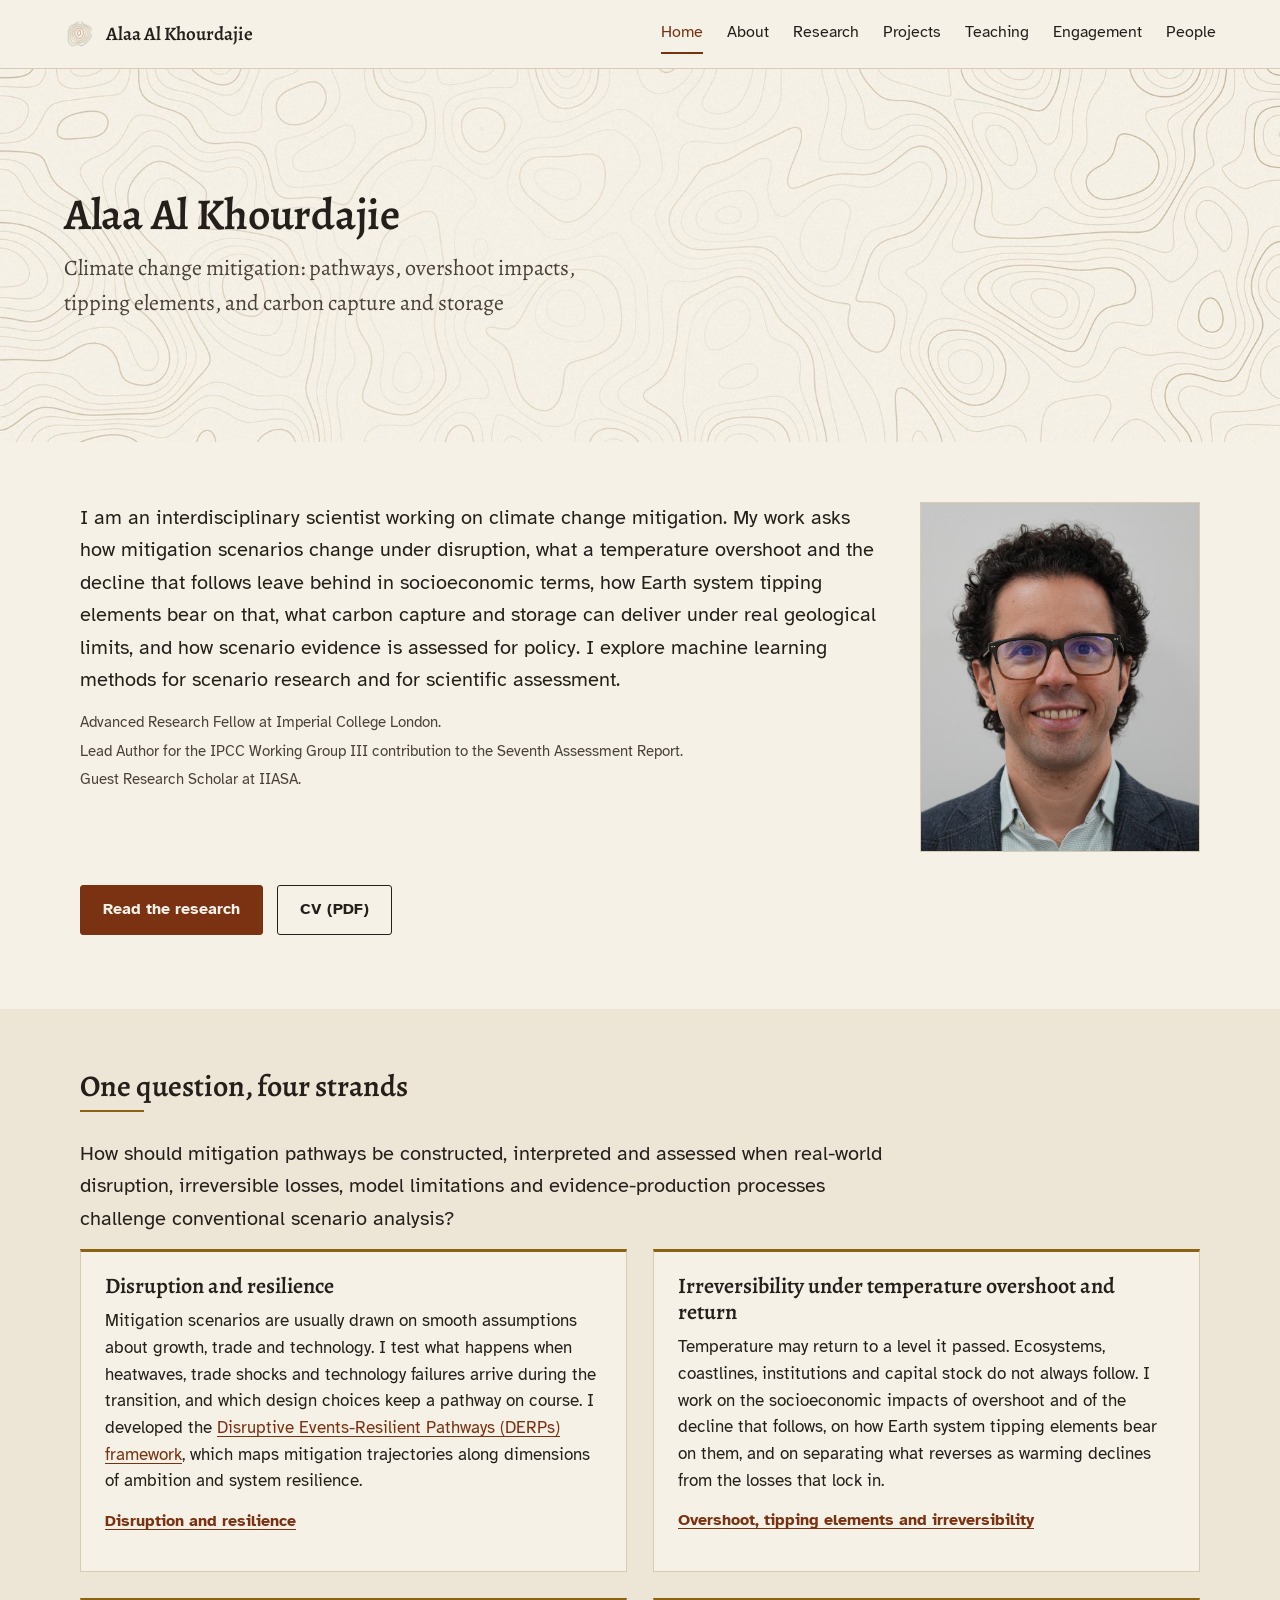
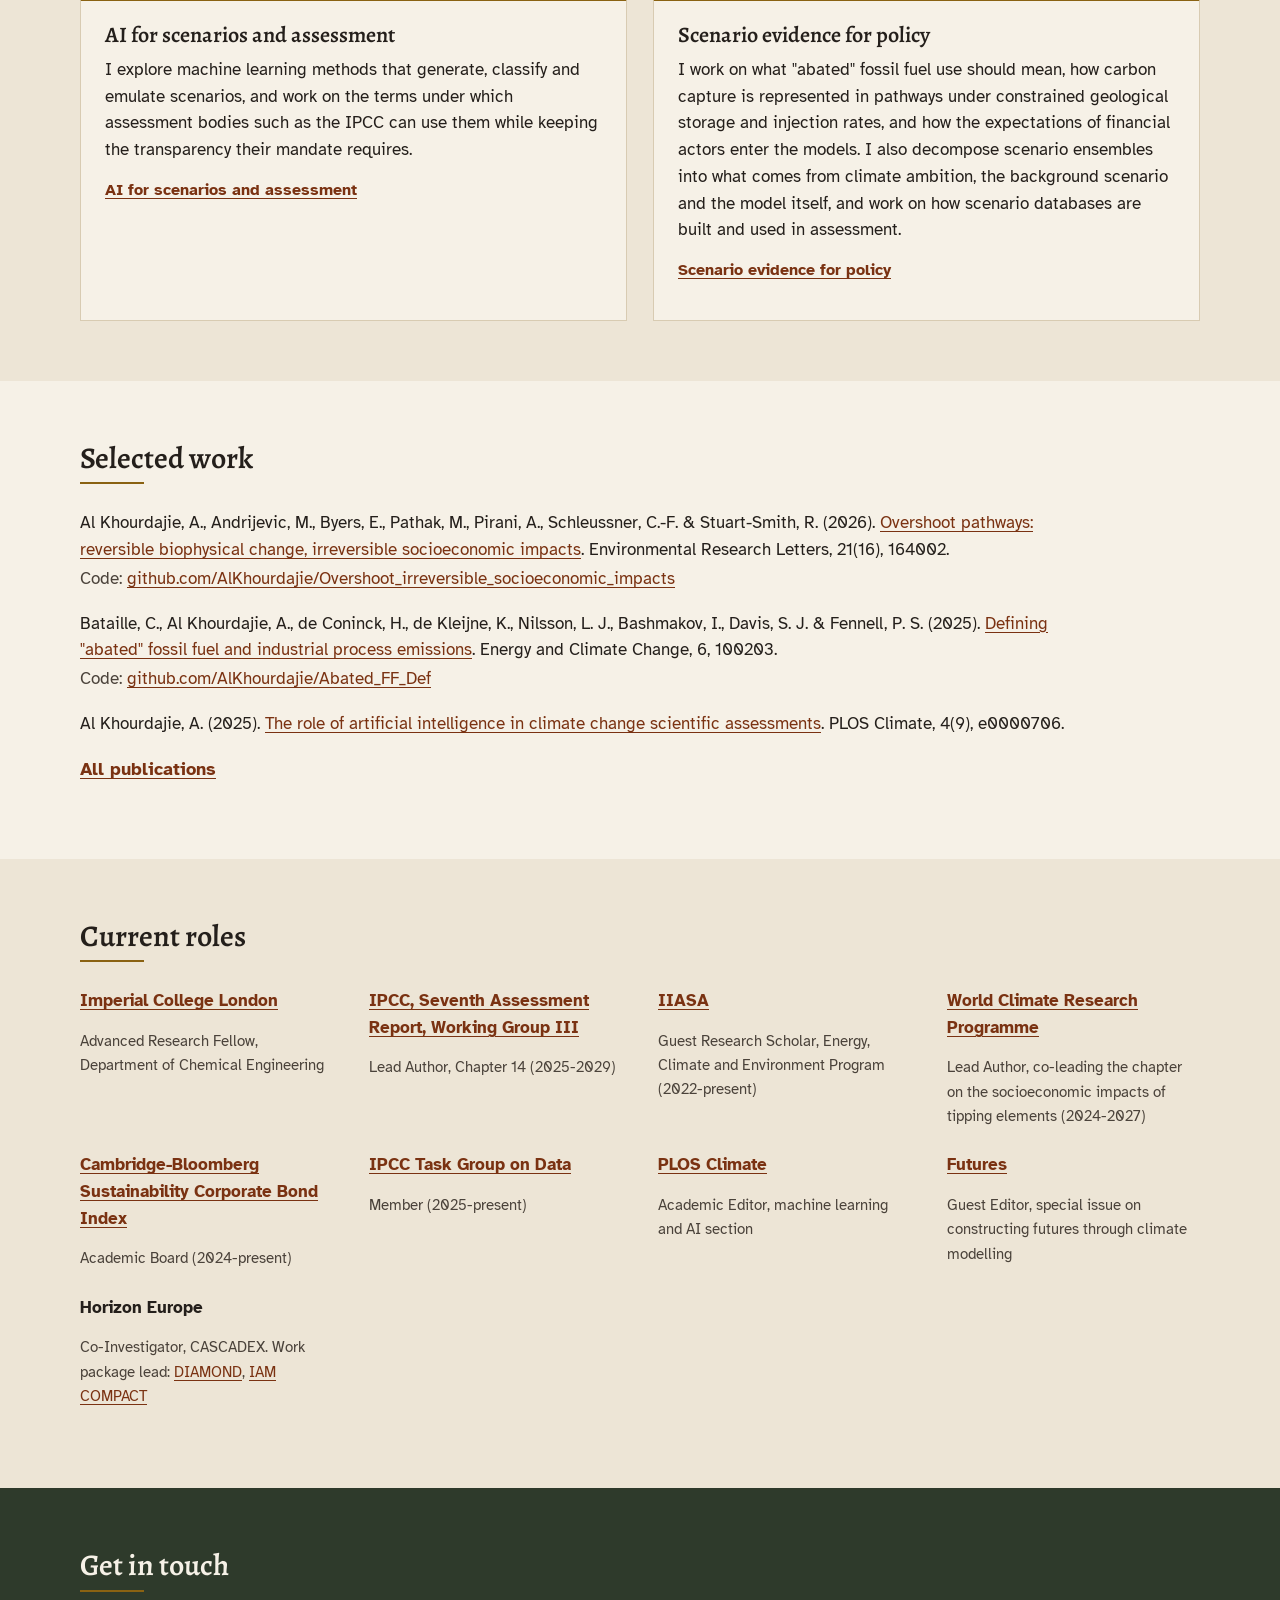
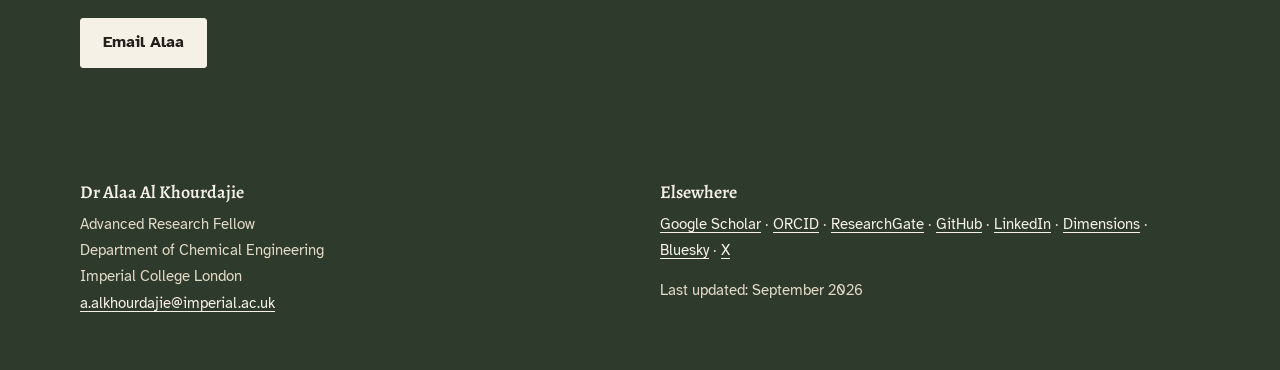
<file: index.html>
<!doctype html>
<html lang="en-GB">
<head>
<meta charset="utf-8">
<meta name="viewport" content="width=device-width, initial-scale=1">
<title>Alaa Al Khourdajie</title>
<meta name="description" content="Alaa Al Khourdajie works on climate change mitigation: pathways under disruption, overshoot and irreversibility, carbon capture and storage, and the assessment of scenario evidence for policy.">
<link rel="canonical" href="https://alkhourdajie.github.io/">
<meta property="og:title" content="Alaa Al Khourdajie">
<meta property="og:description" content="Alaa Al Khourdajie works on climate change mitigation: pathways under disruption, overshoot and irreversibility, carbon capture and storage, and the assessment of scenario evidence for policy.">
<meta property="og:type" content="website">
<meta property="og:url" content="https://alkhourdajie.github.io/">
<link rel="icon" href="assets/favicon.png">
<link rel="preconnect" href="https://fonts.googleapis.com">
<link rel="preconnect" href="https://fonts.gstatic.com" crossorigin>
<link rel="stylesheet" href="https://fonts.googleapis.com/css2?family=Alegreya:ital,wght@0,400;0,600;1,400&family=Atkinson+Hyperlegible:ital,wght@0,400;0,700;1,400&display=swap">
<link rel="stylesheet" href="styles.css">
</head>
<body>
<a class="skip-link" href="#main">Skip to content</a>
<nav class="site-nav" aria-label="Main">
  <a class="site-nav__brand" href="index.html">
    <img src="assets/mark.png" alt="" width="30" height="30">
    <span>Alaa Al Khourdajie</span>
  </a>
  <div class="site-nav__links">
      <a href="index.html" aria-current="page">Home</a>
      <a href="about.html">About</a>
      <a href="research.html">Research</a>
      <a href="projects.html">Projects</a>
      <a href="teaching.html">Teaching</a>
      <a href="engagement.html">Engagement</a>
      <a href="people.html">People</a>
  </div>
</nav>
<main id="main">
  <header class="banner banner--tall">
    <h1>Alaa Al Khourdajie</h1>
    <p>Climate change mitigation: pathways, overshoot impacts, tipping elements, and carbon capture and storage</p>
  </header>
  <section class="section section--1">
    <div class="inner">
      <div class="split">
        <div class="split__text">
          <p class="lede">I am an interdisciplinary scientist working on climate change mitigation. My work asks how mitigation scenarios change under disruption, what a temperature overshoot and the decline that follows leave behind in socioeconomic terms, how Earth system tipping elements bear on that, what carbon capture and storage can deliver under real geological limits, and how scenario evidence is assessed for policy. I explore machine learning methods for scenario research and for scientific assessment.</p>
          <p class="meta">Advanced Research Fellow at Imperial College London.</p>
          <p class="meta">Lead Author for the IPCC Working Group III contribution to the Seventh Assessment Report.</p>
          <p class="meta">Guest Research Scholar at IIASA.</p>
        </div>
        <div class="split__aside"><img src="assets/portrait.jpg" alt="Portrait of Alaa Al Khourdajie" width="560"></div>
      </div>
      <p class="buttons">
        <a class="btn" href="research.html">Read the research</a>
        <a class="btn btn--outline" href="https://drive.google.com/file/d/173_zw1RUBTEBPXsNWRJx5iKy38nH7raI/view" target="_blank" rel="noopener">CV (PDF)</a>
      </p>
    </div>
  </section>
  <section class="section section--2">
    <div class="inner">
      <h2>One question, four strands</h2>
      <span class="rule-short"></span>
      <p class="lede">How should mitigation pathways be constructed, interpreted and assessed when real-world disruption, irreversible losses, model limitations and evidence-production processes challenge conventional scenario analysis?</p>
      <div class="grid">
        <div class="card">
          <h3>Disruption and resilience</h3>
          <p>Mitigation scenarios are usually drawn on smooth assumptions about growth, trade and technology. I test what happens when heatwaves, trade shocks and technology failures arrive during the transition, and which design choices keep a pathway on course. I developed the <a href="https://doi.org/10.21203/rs.3.rs-7427967/v1" target="_blank" rel="noopener">Disruptive Events-Resilient Pathways (DERPs) framework</a>, which maps mitigation trajectories along dimensions of ambition and system resilience.</p>
          <p class="card__link"><a href="research.html">Disruption and resilience</a></p>
        </div>
        <div class="card">
          <h3>Irreversibility under temperature overshoot and return</h3>
          <p>Temperature may return to a level it passed. Ecosystems, coastlines, institutions and capital stock do not always follow. I work on the socioeconomic impacts of overshoot and of the decline that follows, on how Earth system tipping elements bear on them, and on separating what reverses as warming declines from the losses that lock in.</p>
          <p class="card__link"><a href="research.html">Overshoot, tipping elements and irreversibility</a></p>
        </div>
        <div class="card">
          <h3>AI for scenarios and assessment</h3>
          <p>I explore machine learning methods that generate, classify and emulate scenarios, and work on the terms under which assessment bodies such as the IPCC can use them while keeping the transparency their mandate requires.</p>
          <p class="card__link"><a href="research.html">AI for scenarios and assessment</a></p>
        </div>
        <div class="card">
          <h3>Scenario evidence for policy</h3>
          <p>I work on what "abated" fossil fuel use should mean, how carbon capture is represented in pathways under constrained geological storage and injection rates, and how the expectations of financial actors enter the models. I also decompose scenario ensembles into what comes from climate ambition, the background scenario and the model itself, and work on how scenario databases are built and used in assessment.</p>
          <p class="card__link"><a href="research.html">Scenario evidence for policy</a></p>
        </div>
      </div>
    </div>
  </section>
  <section class="section section--1">
    <div class="inner">
      <h2>Selected work</h2>
      <span class="rule-short"></span>
      <div class="entry">
        <p>Al Khourdajie, A., Andrijevic, M., Byers, E., Pathak, M., Pirani, A., Schleussner, C.-F. &amp; Stuart-Smith, R. (2026). <a href="https://doi.org/10.1088/1748-9326/ae96c9" target="_blank" rel="noopener">Overshoot pathways: reversible biophysical change, irreversible socioeconomic impacts</a>. Environmental Research Letters, 21(16), 164002.</p>
        <p class="meta">Code: <a href="https://github.com/AlKhourdajie/Overshoot_irreversible_socioeconomic_impacts" target="_blank" rel="noopener">github.com/AlKhourdajie/Overshoot_irreversible_socioeconomic_impacts</a></p>
      </div>
      <div class="entry">
        <p>Bataille, C., Al Khourdajie, A., de Coninck, H., de Kleijne, K., Nilsson, L. J., Bashmakov, I., Davis, S. J. &amp; Fennell, P. S. (2025). <a href="https://doi.org/10.1016/j.egycc.2025.100203" target="_blank" rel="noopener">Defining "abated" fossil fuel and industrial process emissions</a>. Energy and Climate Change, 6, 100203.</p>
        <p class="meta">Code: <a href="https://github.com/AlKhourdajie/Abated_FF_Def" target="_blank" rel="noopener">github.com/AlKhourdajie/Abated_FF_Def</a></p>
      </div>
      <div class="entry">
        <p>Al Khourdajie, A. (2025). <a href="https://doi.org/10.1371/journal.pclm.0000706" target="_blank" rel="noopener">The role of artificial intelligence in climate change scientific assessments</a>. PLOS Climate, 4(9), e0000706.</p>
      </div>
      <p><strong><a href="research.html">All publications</a></strong></p>
    </div>
  </section>
  <section class="section section--2">
    <div class="inner">
      <h2>Current roles</h2>
      <span class="rule-short"></span>
      <div class="rows rows--cols">
        <div>
          <p class="row__title"><strong><a href="https://profiles.imperial.ac.uk/a.alkhourdajie" target="_blank" rel="noopener">Imperial College London</a></strong></p>
          <p class="meta">Advanced Research Fellow, Department of Chemical Engineering</p>
        </div>
        <div>
          <p class="row__title"><strong><a href="https://www.ipcc.ch/assessment-report/ar7/" target="_blank" rel="noopener">IPCC, Seventh Assessment Report, Working Group III</a></strong></p>
          <p class="meta">Lead Author, Chapter 14 (2025-2029)</p>
        </div>
        <div>
          <p class="row__title"><strong><a href="https://iiasa.ac.at/staff/alaa-al-khourdajie" target="_blank" rel="noopener">IIASA</a></strong></p>
          <p class="meta">Guest Research Scholar, Energy, Climate and Environment Program (2022-present)</p>
        </div>
        <div>
          <p class="row__title"><strong><a href="https://www.wcrp-climate.org/slc-activities/tpa" target="_blank" rel="noopener">World Climate Research Programme</a></strong></p>
          <p class="meta">Lead Author, co-leading the chapter on the socioeconomic impacts of tipping elements (2024-2027)</p>
        </div>
        <div>
          <p class="row__title"><strong><a href="https://www.cam.ac.uk/news/cambridge-research-first-global-bond-index-to-address-fossil-fuel-expansion" target="_blank" rel="noopener">Cambridge-Bloomberg Sustainability Corporate Bond Index</a></strong></p>
          <p class="meta">Academic Board (2024-present)</p>
        </div>
        <div>
          <p class="row__title"><strong><a href="https://www.ipcc.ch/data/" target="_blank" rel="noopener">IPCC Task Group on Data</a></strong></p>
          <p class="meta">Member (2025-present)</p>
        </div>
        <div>
          <p class="row__title"><strong><a href="https://journals.plos.org/climate/" target="_blank" rel="noopener">PLOS Climate</a></strong></p>
          <p class="meta">Academic Editor, machine learning and AI section</p>
        </div>
        <div>
          <p class="row__title"><strong><a href="https://www.sciencedirect.com/special-issue/324878/constructing-futures-through-climate-modelling" target="_blank" rel="noopener">Futures</a></strong></p>
          <p class="meta">Guest Editor, special issue on constructing futures through climate modelling</p>
        </div>
        <div>
          <p class="row__title"><strong>Horizon Europe</strong></p>
          <p class="meta">Co-Investigator, CASCADEX. Work package lead: <a href="https://climate-diamond.eu/" target="_blank" rel="noopener">DIAMOND</a>, <a href="https://www.iam-compact.eu/" target="_blank" rel="noopener">IAM COMPACT</a></p>
        </div>
      </div>
    </div>
  </section>
  <section class="section section--3">
    <div class="inner">
      <h2>Get in touch</h2>
      <span class="rule-short"></span>
      <p class="buttons">
        <a class="btn" href="mailto:a.alkhourdajie@imperial.ac.uk">Email Alaa</a>
      </p>
    </div>
  </section>
</main>
  <footer class="site-footer">
    <div class="inner">
      <div>
        <h2>Dr Alaa Al Khourdajie</h2>
        <p>Advanced Research Fellow<br>Department of Chemical Engineering<br>Imperial College London<br>
        <a href="mailto:a.alkhourdajie@imperial.ac.uk">a.alkhourdajie@imperial.ac.uk</a></p>
      </div>
      <div>
        <h2>Elsewhere</h2>
        <p><a href="https://scholar.google.co.uk/citations?user=NeUIQeAAAAAJ">Google Scholar</a> &middot;
        <a href="https://orcid.org/0000-0003-1376-7529">ORCID</a> &middot;
        <a href="https://www.researchgate.net/profile/Alaa_Al_Khourdajie">ResearchGate</a> &middot;
        <a href="https://github.com/AlKhourdajie">GitHub</a> &middot;
        <a href="https://www.linkedin.com/in/alaakh">LinkedIn</a> &middot;
        <a href="https://app.dimensions.ai/details/entities/publication/author/ur.014756040475.74">Dimensions</a> &middot;
        <a href="https://bsky.app/profile/dralaaclimate.bsky.social">Bluesky</a> &middot;
        <a href="https://twitter.com/DrAlaaClimate">X</a></p>
        <p>Last updated: September 2026</p>
      </div>
    </div>
  </footer>
</body>
</html>
</file>
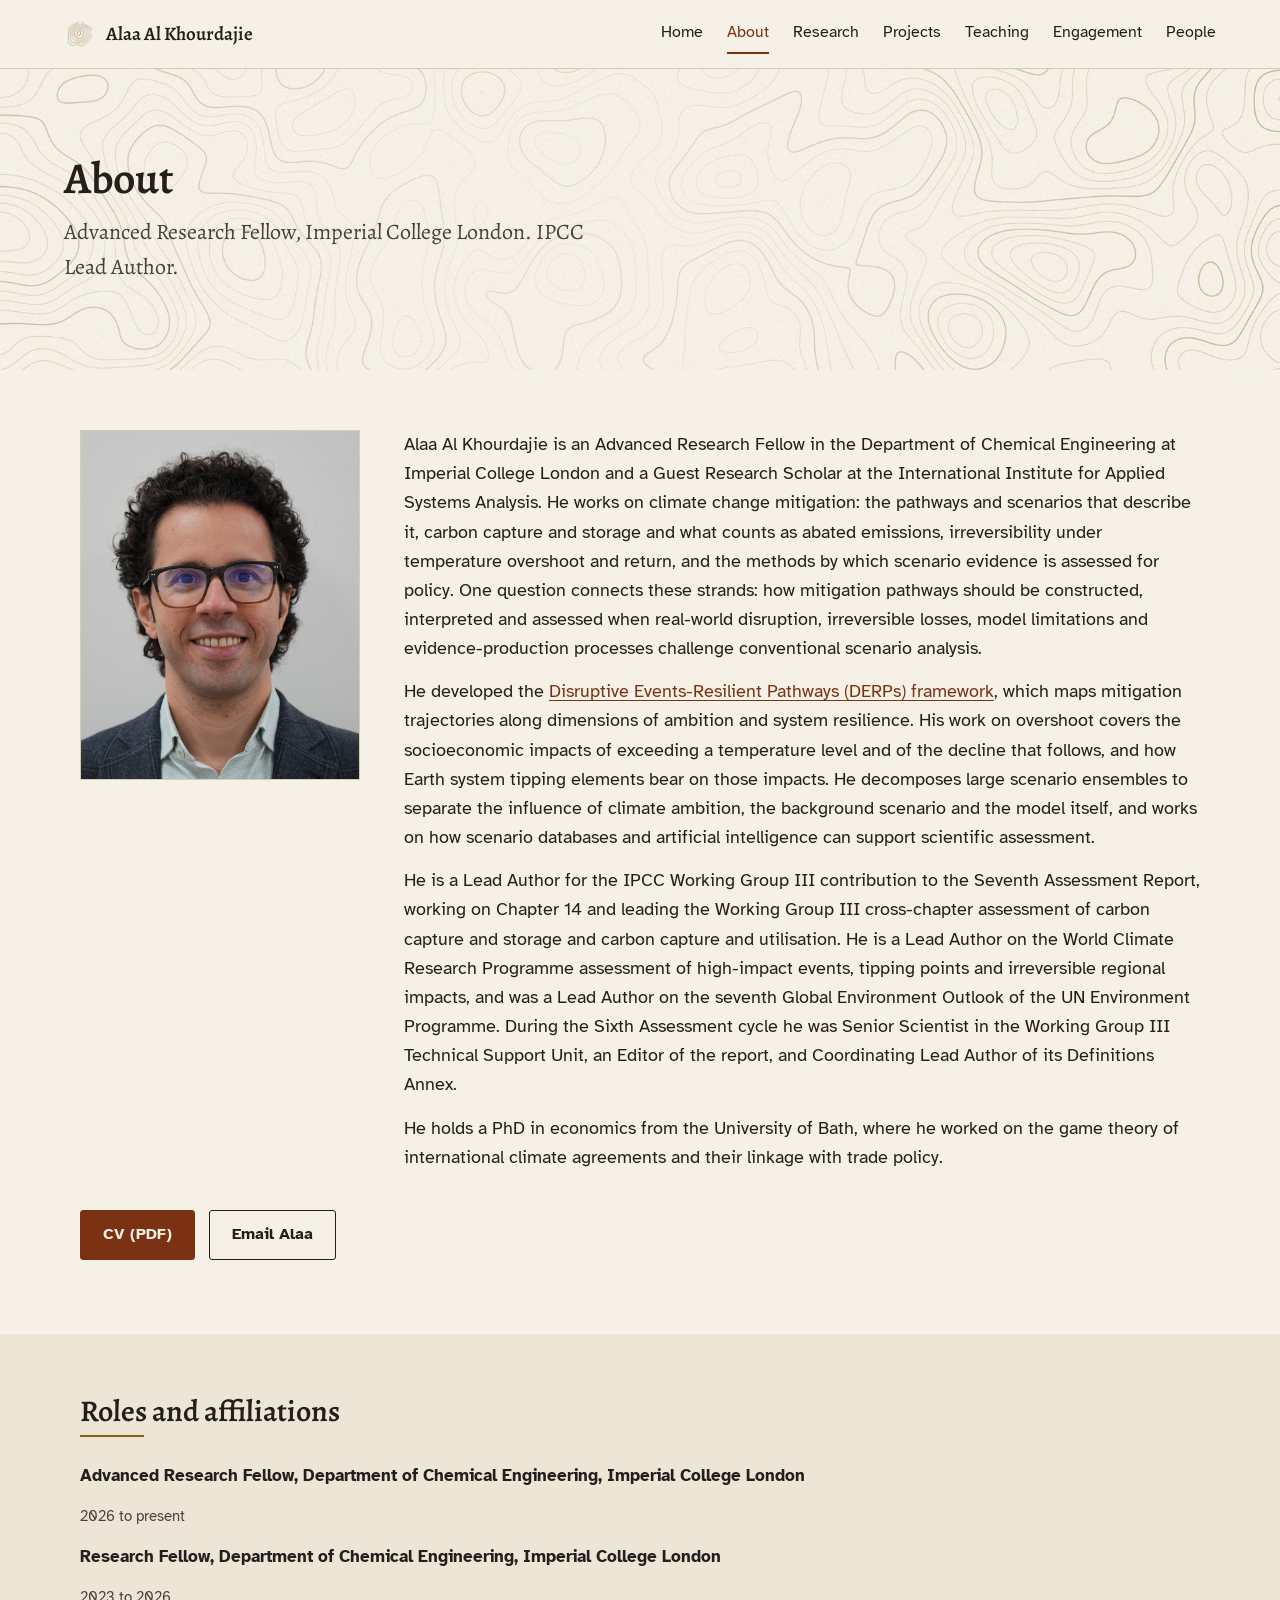
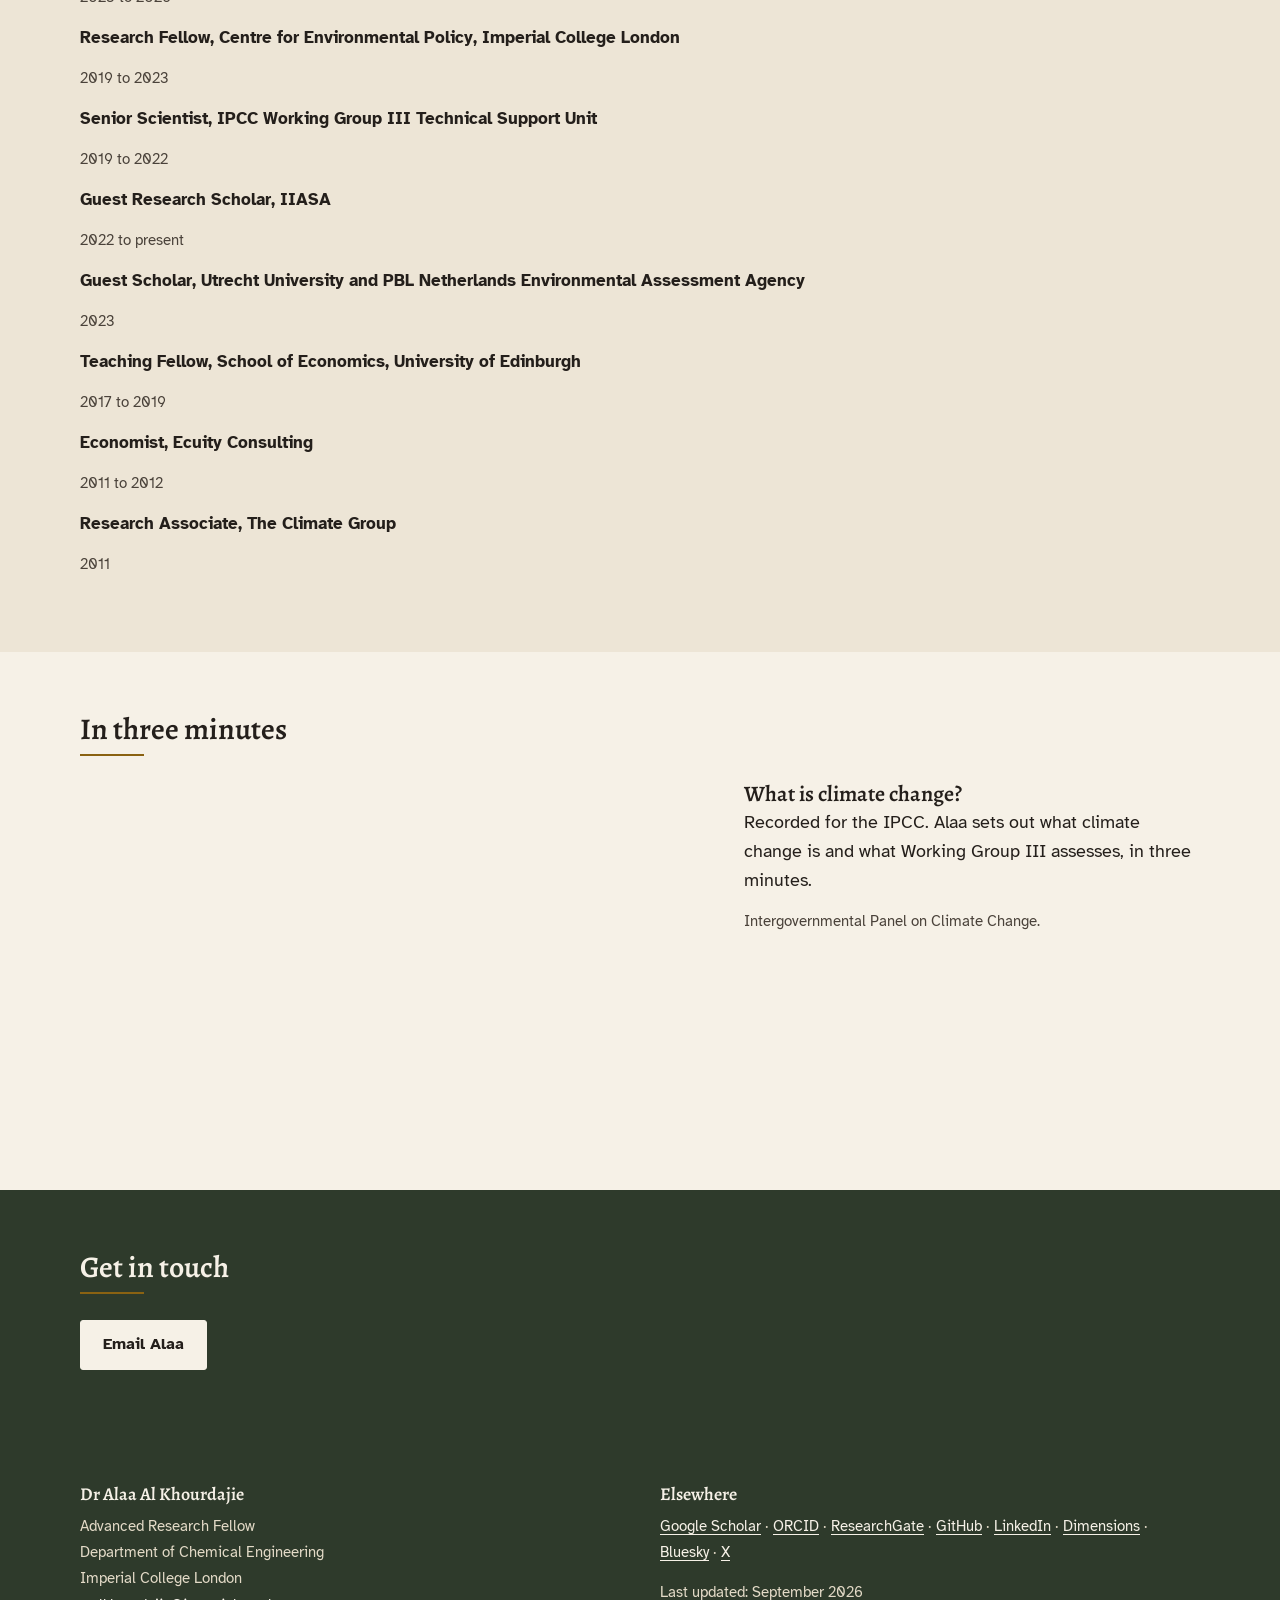
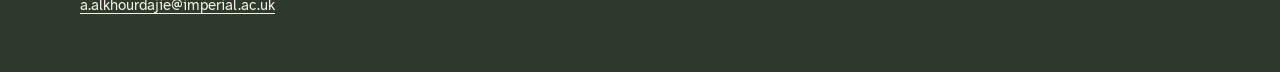
<file: about.html>
<!doctype html>
<html lang="en-GB">
<head>
<meta charset="utf-8">
<meta name="viewport" content="width=device-width, initial-scale=1">
<title>About | Alaa Al Khourdajie</title>
<meta name="description" content="Biography, roles and affiliations of Dr Alaa Al Khourdajie, Advanced Research Fellow at Imperial College London and IPCC Working Group III Lead Author.">
<link rel="canonical" href="https://alkhourdajie.github.io/about.html">
<meta property="og:title" content="About | Alaa Al Khourdajie">
<meta property="og:description" content="Biography, roles and affiliations of Dr Alaa Al Khourdajie, Advanced Research Fellow at Imperial College London and IPCC Working Group III Lead Author.">
<meta property="og:type" content="website">
<meta property="og:url" content="https://alkhourdajie.github.io/about.html">
<link rel="icon" href="assets/favicon.png">
<link rel="preconnect" href="https://fonts.googleapis.com">
<link rel="preconnect" href="https://fonts.gstatic.com" crossorigin>
<link rel="stylesheet" href="https://fonts.googleapis.com/css2?family=Alegreya:ital,wght@0,400;0,600;1,400&family=Atkinson+Hyperlegible:ital,wght@0,400;0,700;1,400&display=swap">
<link rel="stylesheet" href="styles.css">
</head>
<body>
<a class="skip-link" href="#main">Skip to content</a>
<nav class="site-nav" aria-label="Main">
  <a class="site-nav__brand" href="index.html">
    <img src="assets/mark.png" alt="" width="30" height="30">
    <span>Alaa Al Khourdajie</span>
  </a>
  <div class="site-nav__links">
      <a href="index.html">Home</a>
      <a href="about.html" aria-current="page">About</a>
      <a href="research.html">Research</a>
      <a href="projects.html">Projects</a>
      <a href="teaching.html">Teaching</a>
      <a href="engagement.html">Engagement</a>
      <a href="people.html">People</a>
  </div>
</nav>
<main id="main">
  <header class="banner">
    <h1>About</h1>
    <p>Advanced Research Fellow, Imperial College London. IPCC Lead Author.</p>
  </header>
  <section class="section section--1">
    <div class="inner">
      <div class="split">
        <div class="split__aside"><img src="assets/portrait.jpg" alt="Portrait of Alaa Al Khourdajie" width="560"></div>
        <div class="split__text">
          <p>Alaa Al Khourdajie is an Advanced Research Fellow in the Department of Chemical Engineering at Imperial College London and a Guest Research Scholar at the International Institute for Applied Systems Analysis. He works on climate change mitigation: the pathways and scenarios that describe it, carbon capture and storage and what counts as abated emissions, irreversibility under temperature overshoot and return, and the methods by which scenario evidence is assessed for policy. One question connects these strands: how mitigation pathways should be constructed, interpreted and assessed when real-world disruption, irreversible losses, model limitations and evidence-production processes challenge conventional scenario analysis.</p>
          <p>He developed the <a href="https://doi.org/10.21203/rs.3.rs-7427967/v1" target="_blank" rel="noopener">Disruptive Events-Resilient Pathways (DERPs) framework</a>, which maps mitigation trajectories along dimensions of ambition and system resilience. His work on overshoot covers the socioeconomic impacts of exceeding a temperature level and of the decline that follows, and how Earth system tipping elements bear on those impacts. He decomposes large scenario ensembles to separate the influence of climate ambition, the background scenario and the model itself, and works on how scenario databases and artificial intelligence can support scientific assessment.</p>
          <p>He is a Lead Author for the IPCC Working Group III contribution to the Seventh Assessment Report, working on Chapter 14 and leading the Working Group III cross-chapter assessment of carbon capture and storage and carbon capture and utilisation. He is a Lead Author on the World Climate Research Programme assessment of high-impact events, tipping points and irreversible regional impacts, and was a Lead Author on the seventh Global Environment Outlook of the UN Environment Programme. During the Sixth Assessment cycle he was Senior Scientist in the Working Group III Technical Support Unit, an Editor of the report, and Coordinating Lead Author of its Definitions Annex.</p>
          <p>He holds a PhD in economics from the University of Bath, where he worked on the game theory of international climate agreements and their linkage with trade policy.</p>
        </div>
      </div>
      <p class="buttons">
        <a class="btn" href="https://drive.google.com/file/d/173_zw1RUBTEBPXsNWRJx5iKy38nH7raI/view" target="_blank" rel="noopener">CV (PDF)</a>
        <a class="btn btn--outline" href="mailto:a.alkhourdajie@imperial.ac.uk">Email Alaa</a>
      </p>
    </div>
  </section>
  <section class="section section--2">
    <div class="inner">
      <h2>Roles and affiliations</h2>
      <span class="rule-short"></span>
      <div class="rows">
        <div>
          <p class="row__title"><strong>Advanced Research Fellow, Department of Chemical Engineering, Imperial College London</strong></p>
          <p class="meta">2026 to present</p>
        </div>
        <div>
          <p class="row__title"><strong>Research Fellow, Department of Chemical Engineering, Imperial College London</strong></p>
          <p class="meta">2023 to 2026</p>
        </div>
        <div>
          <p class="row__title"><strong>Research Fellow, Centre for Environmental Policy, Imperial College London</strong></p>
          <p class="meta">2019 to 2023</p>
        </div>
        <div>
          <p class="row__title"><strong>Senior Scientist, IPCC Working Group III Technical Support Unit</strong></p>
          <p class="meta">2019 to 2022</p>
        </div>
        <div>
          <p class="row__title"><strong>Guest Research Scholar, IIASA</strong></p>
          <p class="meta">2022 to present</p>
        </div>
        <div>
          <p class="row__title"><strong>Guest Scholar, Utrecht University and PBL Netherlands Environmental Assessment Agency</strong></p>
          <p class="meta">2023</p>
        </div>
        <div>
          <p class="row__title"><strong>Teaching Fellow, School of Economics, University of Edinburgh</strong></p>
          <p class="meta">2017 to 2019</p>
        </div>
        <div>
          <p class="row__title"><strong>Economist, Ecuity Consulting</strong></p>
          <p class="meta">2011 to 2012</p>
        </div>
        <div>
          <p class="row__title"><strong>Research Associate, The Climate Group</strong></p>
          <p class="meta">2011</p>
        </div>
      </div>
    </div>
  </section>
  <section class="section section--1">
    <div class="inner">
      <h2>In three minutes</h2>
      <span class="rule-short"></span>
      <div class="split">
        <div class="video">
          <iframe src="https://www.youtube-nocookie.com/embed/bCN3RfWGqUU"
                  title="What is climate change? Explained for the IPCC by Alaa Al Khourdajie"
                  allow="accelerometer; clipboard-write; encrypted-media; picture-in-picture"
                  allowfullscreen></iframe>
        </div>
        <div class="split__text">
          <h3>What is climate change?</h3>
          <p>Recorded for the IPCC. Alaa sets out what climate change is and what Working Group III assesses, in three minutes.</p>
          <p class="meta">Intergovernmental Panel on Climate Change.</p>
        </div>
      </div>
    </div>
  </section>
  <section class="section section--3">
    <div class="inner">
      <h2>Get in touch</h2>
      <span class="rule-short"></span>
      <p class="buttons">
        <a class="btn" href="mailto:a.alkhourdajie@imperial.ac.uk">Email Alaa</a>
      </p>
    </div>
  </section>
</main>
  <footer class="site-footer">
    <div class="inner">
      <div>
        <h2>Dr Alaa Al Khourdajie</h2>
        <p>Advanced Research Fellow<br>Department of Chemical Engineering<br>Imperial College London<br>
        <a href="mailto:a.alkhourdajie@imperial.ac.uk">a.alkhourdajie@imperial.ac.uk</a></p>
      </div>
      <div>
        <h2>Elsewhere</h2>
        <p><a href="https://scholar.google.co.uk/citations?user=NeUIQeAAAAAJ">Google Scholar</a> &middot;
        <a href="https://orcid.org/0000-0003-1376-7529">ORCID</a> &middot;
        <a href="https://www.researchgate.net/profile/Alaa_Al_Khourdajie">ResearchGate</a> &middot;
        <a href="https://github.com/AlKhourdajie">GitHub</a> &middot;
        <a href="https://www.linkedin.com/in/alaakh">LinkedIn</a> &middot;
        <a href="https://app.dimensions.ai/details/entities/publication/author/ur.014756040475.74">Dimensions</a> &middot;
        <a href="https://bsky.app/profile/dralaaclimate.bsky.social">Bluesky</a> &middot;
        <a href="https://twitter.com/DrAlaaClimate">X</a></p>
        <p>Last updated: September 2026</p>
      </div>
    </div>
  </footer>
</body>
</html>
</file>
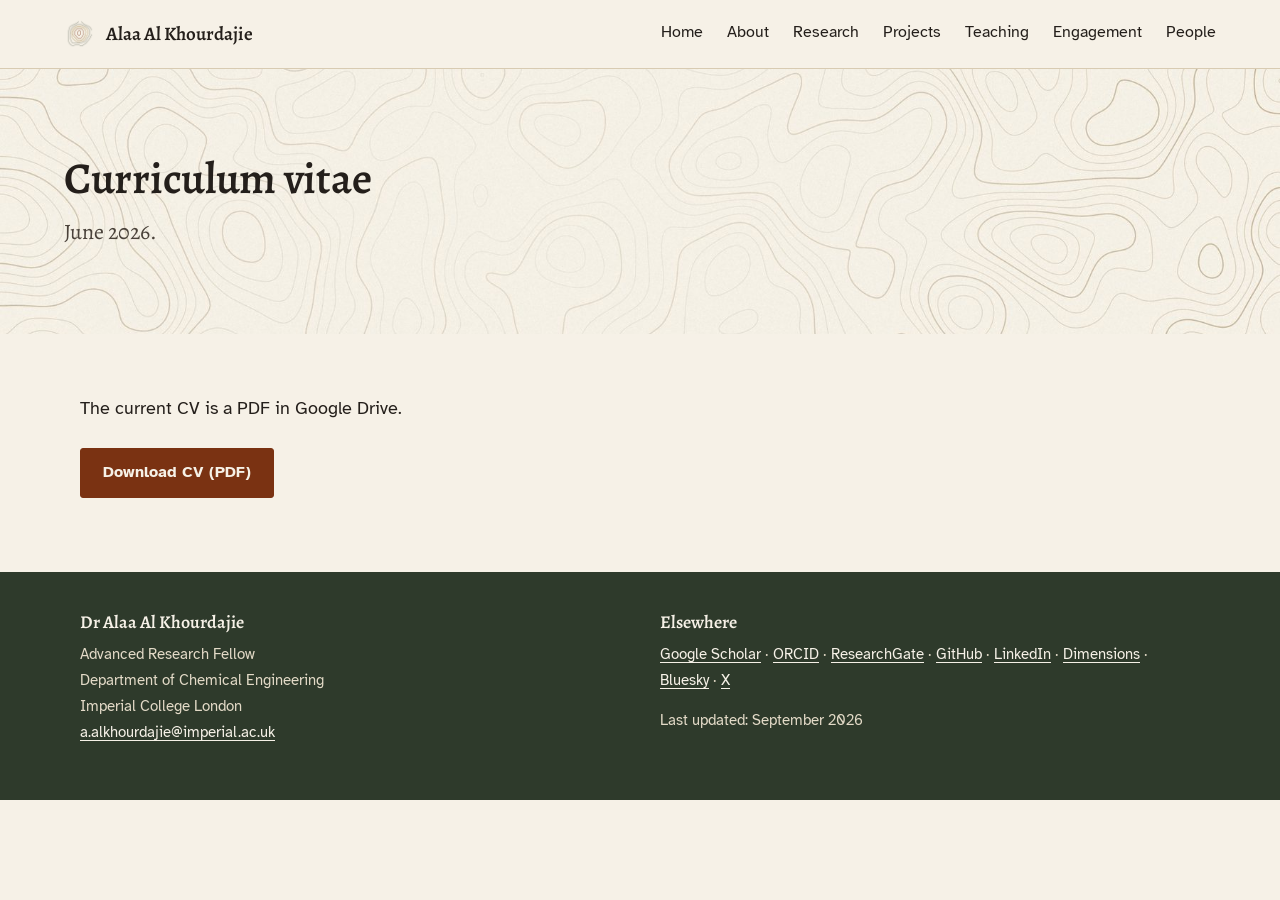
<file: cv.html>
<!doctype html>
<html lang="en-GB">
<head>
<meta charset="utf-8">
<meta name="viewport" content="width=device-width, initial-scale=1">
<title>Curriculum vitae | Alaa Al Khourdajie</title>
<meta name="description" content="Curriculum vitae of Dr Alaa Al Khourdajie.">
<link rel="canonical" href="https://alkhourdajie.github.io/cv.html">
<meta property="og:title" content="Curriculum vitae | Alaa Al Khourdajie">
<meta property="og:description" content="Curriculum vitae of Dr Alaa Al Khourdajie.">
<meta property="og:type" content="website">
<meta property="og:url" content="https://alkhourdajie.github.io/cv.html">
<link rel="icon" href="assets/favicon.png">
<link rel="preconnect" href="https://fonts.googleapis.com">
<link rel="preconnect" href="https://fonts.gstatic.com" crossorigin>
<link rel="stylesheet" href="https://fonts.googleapis.com/css2?family=Alegreya:ital,wght@0,400;0,600;1,400&family=Atkinson+Hyperlegible:ital,wght@0,400;0,700;1,400&display=swap">
<link rel="stylesheet" href="styles.css">
</head>
<body>
<a class="skip-link" href="#main">Skip to content</a>
<nav class="site-nav" aria-label="Main">
  <a class="site-nav__brand" href="index.html">
    <img src="assets/mark.png" alt="" width="30" height="30">
    <span>Alaa Al Khourdajie</span>
  </a>
  <div class="site-nav__links">
      <a href="index.html">Home</a>
      <a href="about.html">About</a>
      <a href="research.html">Research</a>
      <a href="projects.html">Projects</a>
      <a href="teaching.html">Teaching</a>
      <a href="engagement.html">Engagement</a>
      <a href="people.html">People</a>
  </div>
</nav>
<main id="main">
  <header class="banner">
    <h1>Curriculum vitae</h1>
    <p>June 2026.</p>
  </header>
  <section class="section section--1">
    <div class="inner">
      <p>The current CV is a PDF in Google Drive.</p>
      <p class="buttons">
        <a class="btn" href="https://drive.google.com/file/d/173_zw1RUBTEBPXsNWRJx5iKy38nH7raI/view" target="_blank" rel="noopener">Download CV (PDF)</a>
      </p>
    </div>
  </section>
</main>
  <footer class="site-footer">
    <div class="inner">
      <div>
        <h2>Dr Alaa Al Khourdajie</h2>
        <p>Advanced Research Fellow<br>Department of Chemical Engineering<br>Imperial College London<br>
        <a href="mailto:a.alkhourdajie@imperial.ac.uk">a.alkhourdajie@imperial.ac.uk</a></p>
      </div>
      <div>
        <h2>Elsewhere</h2>
        <p><a href="https://scholar.google.co.uk/citations?user=NeUIQeAAAAAJ">Google Scholar</a> &middot;
        <a href="https://orcid.org/0000-0003-1376-7529">ORCID</a> &middot;
        <a href="https://www.researchgate.net/profile/Alaa_Al_Khourdajie">ResearchGate</a> &middot;
        <a href="https://github.com/AlKhourdajie">GitHub</a> &middot;
        <a href="https://www.linkedin.com/in/alaakh">LinkedIn</a> &middot;
        <a href="https://app.dimensions.ai/details/entities/publication/author/ur.014756040475.74">Dimensions</a> &middot;
        <a href="https://bsky.app/profile/dralaaclimate.bsky.social">Bluesky</a> &middot;
        <a href="https://twitter.com/DrAlaaClimate">X</a></p>
        <p>Last updated: September 2026</p>
      </div>
    </div>
  </footer>
</body>
</html>
</file>
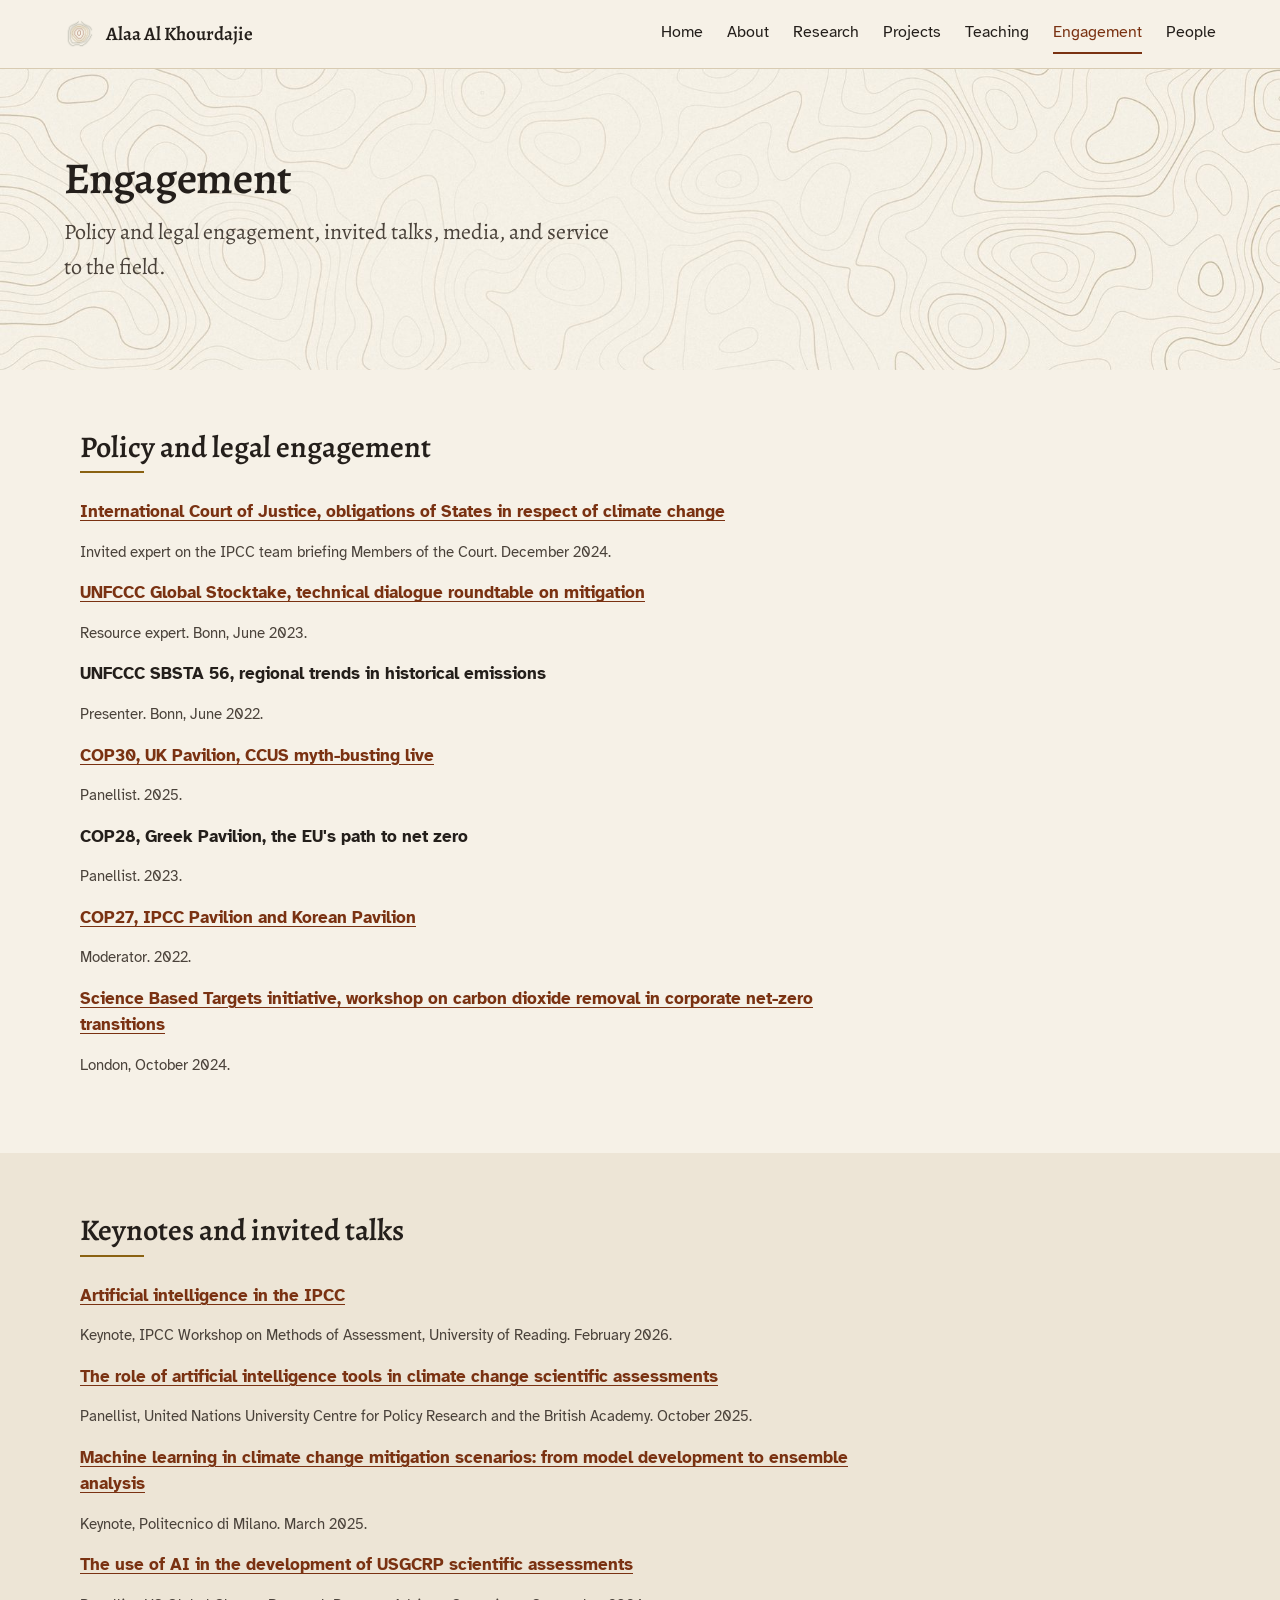
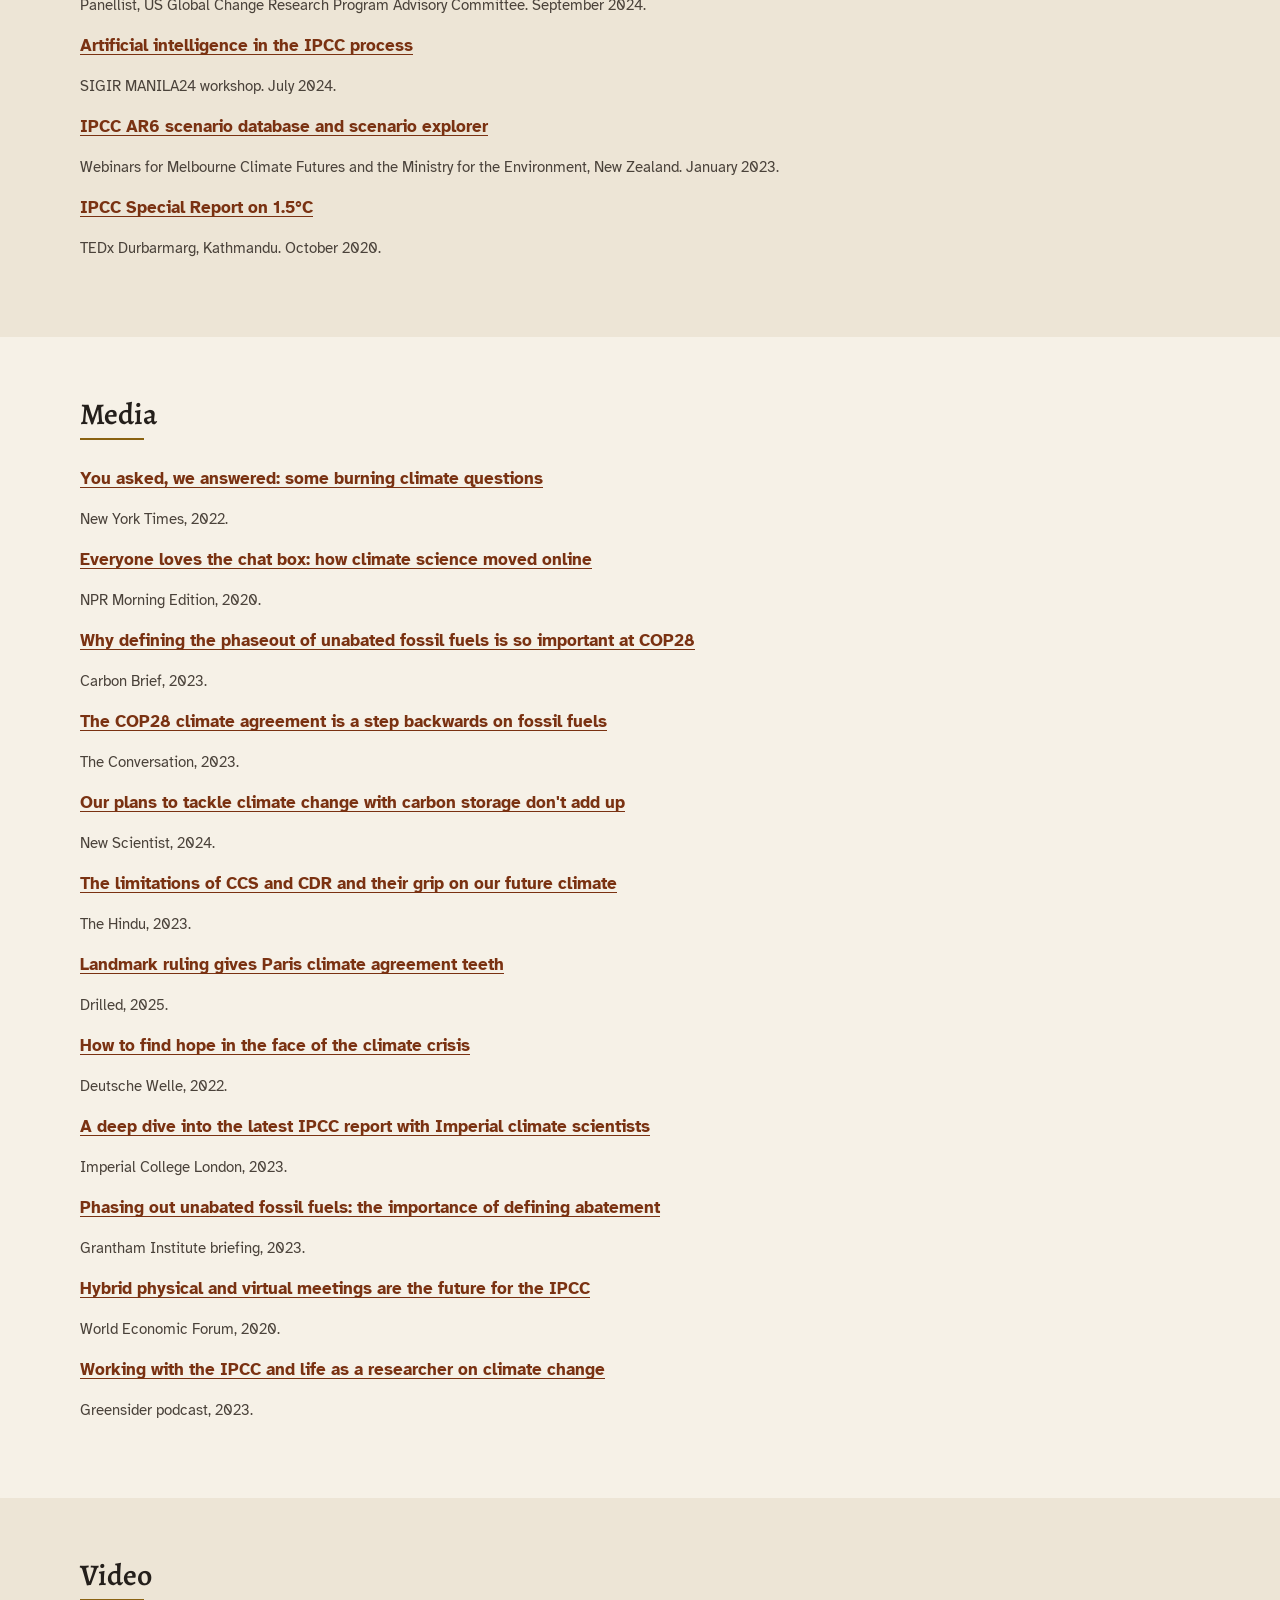
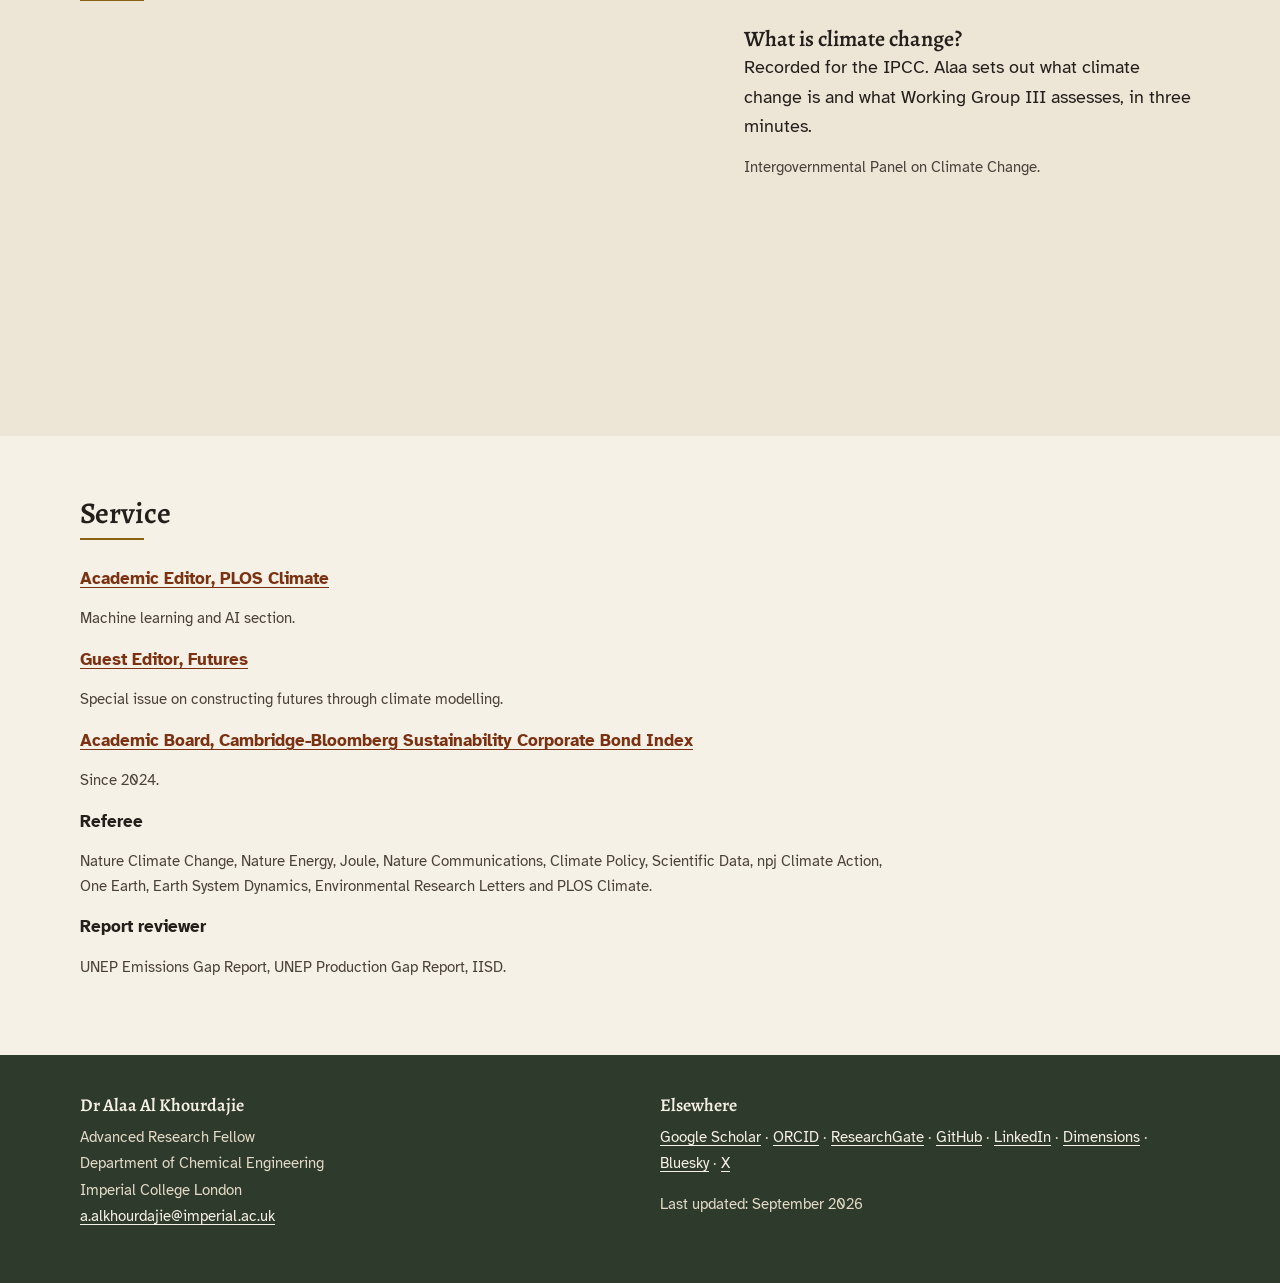
<file: engagement.html>
<!doctype html>
<html lang="en-GB">
<head>
<meta charset="utf-8">
<meta name="viewport" content="width=device-width, initial-scale=1">
<title>Engagement | Alaa Al Khourdajie</title>
<meta name="description" content="Policy and legal engagement, keynotes, media appearances and service to the field by Alaa Al Khourdajie.">
<link rel="canonical" href="https://alkhourdajie.github.io/engagement.html">
<meta property="og:title" content="Engagement | Alaa Al Khourdajie">
<meta property="og:description" content="Policy and legal engagement, keynotes, media appearances and service to the field by Alaa Al Khourdajie.">
<meta property="og:type" content="website">
<meta property="og:url" content="https://alkhourdajie.github.io/engagement.html">
<link rel="icon" href="assets/favicon.png">
<link rel="preconnect" href="https://fonts.googleapis.com">
<link rel="preconnect" href="https://fonts.gstatic.com" crossorigin>
<link rel="stylesheet" href="https://fonts.googleapis.com/css2?family=Alegreya:ital,wght@0,400;0,600;1,400&family=Atkinson+Hyperlegible:ital,wght@0,400;0,700;1,400&display=swap">
<link rel="stylesheet" href="styles.css">
</head>
<body>
<a class="skip-link" href="#main">Skip to content</a>
<nav class="site-nav" aria-label="Main">
  <a class="site-nav__brand" href="index.html">
    <img src="assets/mark.png" alt="" width="30" height="30">
    <span>Alaa Al Khourdajie</span>
  </a>
  <div class="site-nav__links">
      <a href="index.html">Home</a>
      <a href="about.html">About</a>
      <a href="research.html">Research</a>
      <a href="projects.html">Projects</a>
      <a href="teaching.html">Teaching</a>
      <a href="engagement.html" aria-current="page">Engagement</a>
      <a href="people.html">People</a>
  </div>
</nav>
<main id="main">
  <header class="banner">
    <h1>Engagement</h1>
    <p>Policy and legal engagement, invited talks, media, and service to the field.</p>
  </header>
  <section class="section section--1">
    <div class="inner">
      <h2>Policy and legal engagement</h2>
      <span class="rule-short"></span>
      <div class="rows">
        <div>
          <p class="row__title"><strong><a href="https://www.icj-cij.org/sites/default/files/case-related/187/187-20241126-pre-01-00-en.pdf" target="_blank" rel="noopener">International Court of Justice, obligations of States in respect of climate change</a></strong></p>
          <p class="meta">Invited expert on the IPCC team briefing Members of the Court. December 2024.</p>
        </div>
        <div>
          <p class="row__title"><strong><a href="https://unfccc.int/event/gst-technical-dialogue-roundtable-on-mitigation-including-response-measures" target="_blank" rel="noopener">UNFCCC Global Stocktake, technical dialogue roundtable on mitigation</a></strong></p>
          <p class="meta">Resource expert. Bonn, June 2023.</p>
        </div>
        <div>
          <p class="row__title"><strong>UNFCCC SBSTA 56, regional trends in historical emissions</strong></p>
          <p class="meta">Presenter. Bonn, June 2022.</p>
        </div>
        <div>
          <p class="row__title"><strong><a href="https://www.youtube.com/watch?v=SjaW3ObV8Ng" target="_blank" rel="noopener">COP30, UK Pavilion, CCUS myth-busting live</a></strong></p>
          <p class="meta">Panellist. 2025.</p>
        </div>
        <div>
          <p class="row__title"><strong>COP28, Greek Pavilion, the EU's path to net zero</strong></p>
          <p class="meta">Panellist. 2023.</p>
        </div>
        <div>
          <p class="row__title"><strong><a href="https://www.youtube.com/watch?v=7I8_o8H4vHQ" target="_blank" rel="noopener">COP27, IPCC Pavilion and Korean Pavilion</a></strong></p>
          <p class="meta">Moderator. 2022.</p>
        </div>
        <div>
          <p class="row__title"><strong><a href="https://sciencebasedtargets.org/events/workshop-on-the-role-of-carbon-dioxide-removal-in-corporate-net-zero-transitions-london" target="_blank" rel="noopener">Science Based Targets initiative, workshop on carbon dioxide removal in corporate net-zero transitions</a></strong></p>
          <p class="meta">London, October 2024.</p>
        </div>
      </div>
    </div>
  </section>
  <section class="section section--2">
    <div class="inner">
      <h2>Keynotes and invited talks</h2>
      <span class="rule-short"></span>
      <div class="rows">
        <div>
          <p class="row__title"><strong><a href="https://www.ipcc.ch/event/ipcc-workshop-on-engaging-diverse-knowledge-systems-and-ipcc-workshop-on-methods-of-assessment/" target="_blank" rel="noopener">Artificial intelligence in the IPCC</a></strong></p>
          <p class="meta">Keynote, IPCC Workshop on Methods of Assessment, University of Reading. February 2026.</p>
        </div>
        <div>
          <p class="row__title"><strong><a href="https://unu.edu/cpr/news/designing-next-generation-science-policy-interfaces" target="_blank" rel="noopener">The role of artificial intelligence tools in climate change scientific assessments</a></strong></p>
          <p class="meta">Panellist, United Nations University Centre for Policy Research and the British Academy. October 2025.</p>
        </div>
        <div>
          <p class="row__title"><strong><a href="https://www.meta.polimi.it/workshop-machine-learning-in-climate-change-mitigation-scenarios-from-model-development-to-ensemble-analysis/" target="_blank" rel="noopener">Machine learning in climate change mitigation scenarios: from model development to ensemble analysis</a></strong></p>
          <p class="meta">Keynote, Politecnico di Milano. March 2025.</p>
        </div>
        <div>
          <p class="row__title"><strong><a href="https://www.nationalacademies.org/event/43281_09-2024_usgcrp-advisory-committee-meeting-fall-2024" target="_blank" rel="noopener">The use of AI in the development of USGCRP scientific assessments</a></strong></p>
          <p class="meta">Panellist, US Global Change Research Program Advisory Committee. September 2024.</p>
        </div>
        <div>
          <p class="row__title"><strong><a href="https://sigir-2024.github.io/attend_workshops.html#MANILA24" target="_blank" rel="noopener">Artificial intelligence in the IPCC process</a></strong></p>
          <p class="meta">SIGIR MANILA24 workshop. July 2024.</p>
        </div>
        <div>
          <p class="row__title"><strong><a href="https://www.youtube.com/watch?v=CXPbDx0CNF8" target="_blank" rel="noopener">IPCC AR6 scenario database and scenario explorer</a></strong></p>
          <p class="meta">Webinars for Melbourne Climate Futures and the Ministry for the Environment, New Zealand. January 2023.</p>
        </div>
        <div>
          <p class="row__title"><strong><a href="https://www.ted.com/tedx/events/40517" target="_blank" rel="noopener">IPCC Special Report on 1.5°C</a></strong></p>
          <p class="meta">TEDx Durbarmarg, Kathmandu. October 2020.</p>
        </div>
      </div>
    </div>
  </section>
  <section class="section section--1">
    <div class="inner">
      <h2>Media</h2>
      <span class="rule-short"></span>
      <div class="rows">
        <div>
          <p class="row__title"><strong><a href="https://www.nytimes.com/explain/2022/04/22/climate/climate-change-causes-effects#climate-scientists-social-media" target="_blank" rel="noopener">You asked, we answered: some burning climate questions</a></strong></p>
          <p class="meta">New York Times, 2022.</p>
        </div>
        <div>
          <p class="row__title"><strong><a href="https://www.npr.org/2020/08/03/893039258/everyone-loves-the-chat-box-how-climate-science-moved-online" target="_blank" rel="noopener">Everyone loves the chat box: how climate science moved online</a></strong></p>
          <p class="meta">NPR Morning Edition, 2020.</p>
        </div>
        <div>
          <p class="row__title"><strong><a href="https://www.carbonbrief.org/qa-why-defining-the-phaseout-of-unabated-fossil-fuels-is-so-important-at-cop28/" target="_blank" rel="noopener">Why defining the phaseout of unabated fossil fuels is so important at COP28</a></strong></p>
          <p class="meta">Carbon Brief, 2023.</p>
        </div>
        <div>
          <p class="row__title"><strong><a href="https://theconversation.com/the-cop28-climate-agreement-is-a-step-backwards-on-fossil-fuels-219753" target="_blank" rel="noopener">The COP28 climate agreement is a step backwards on fossil fuels</a></strong></p>
          <p class="meta">The Conversation, 2023.</p>
        </div>
        <div>
          <p class="row__title"><strong><a href="https://www.newscientist.com/article/2427088-our-plans-to-tackle-climate-change-with-carbon-storage-dont-add-up/" target="_blank" rel="noopener">Our plans to tackle climate change with carbon storage don't add up</a></strong></p>
          <p class="meta">New Scientist, 2024.</p>
        </div>
        <div>
          <p class="row__title"><strong><a href="https://www.thehindu.com/sci-tech/energy-and-environment/carbon-capture-sequestration-science-limitations-ipcc-explained/article67627040.ece" target="_blank" rel="noopener">The limitations of CCS and CDR and their grip on our future climate</a></strong></p>
          <p class="meta">The Hindu, 2023.</p>
        </div>
        <div>
          <p class="row__title"><strong><a href="https://drilled.media/news/ijc-1" target="_blank" rel="noopener">Landmark ruling gives Paris climate agreement teeth</a></strong></p>
          <p class="meta">Drilled, 2025.</p>
        </div>
        <div>
          <p class="row__title"><strong><a href="https://www.dw.com/en/how-to-find-hope-in-the-face-of-the-climate-crisis/a-60716665" target="_blank" rel="noopener">How to find hope in the face of the climate crisis</a></strong></p>
          <p class="meta">Deutsche Welle, 2022.</p>
        </div>
        <div>
          <p class="row__title"><strong><a href="https://www.imperial.ac.uk/news/243878/deep-dive-into-latest-ipcc-report/" target="_blank" rel="noopener">A deep dive into the latest IPCC report with Imperial climate scientists</a></strong></p>
          <p class="meta">Imperial College London, 2023.</p>
        </div>
        <div>
          <p class="row__title"><strong><a href="https://www.imperial.ac.uk/grantham/publications/background-briefings/phasing-out-unbated-fossil-fuels-the-importance-of-defining-abatement-/" target="_blank" rel="noopener">Phasing out unabated fossil fuels: the importance of defining abatement</a></strong></p>
          <p class="meta">Grantham Institute briefing, 2023.</p>
        </div>
        <div>
          <p class="row__title"><strong><a href="https://www.weforum.org/agenda/2020/08/hybrid-physical-and-virtual-meetings-way-forward-ipcc/" target="_blank" rel="noopener">Hybrid physical and virtual meetings are the future for the IPCC</a></strong></p>
          <p class="meta">World Economic Forum, 2020.</p>
        </div>
        <div>
          <p class="row__title"><strong><a href="https://greensider.org/stories/alaa-on-working-with-the-ipcc-and-life-as-a-researcher-on-climate-change-topics" target="_blank" rel="noopener">Working with the IPCC and life as a researcher on climate change</a></strong></p>
          <p class="meta">Greensider podcast, 2023.</p>
        </div>
      </div>
    </div>
  </section>
  <section class="section section--2">
    <div class="inner">
      <h2>Video</h2>
      <span class="rule-short"></span>
      <div class="split">
        <div class="video">
          <iframe src="https://www.youtube-nocookie.com/embed/bCN3RfWGqUU"
                  title="What is climate change? Explained for the IPCC by Alaa Al Khourdajie"
                  allow="accelerometer; clipboard-write; encrypted-media; picture-in-picture"
                  allowfullscreen></iframe>
        </div>
        <div class="split__text">
          <h3>What is climate change?</h3>
          <p>Recorded for the IPCC. Alaa sets out what climate change is and what Working Group III assesses, in three minutes.</p>
          <p class="meta">Intergovernmental Panel on Climate Change.</p>
        </div>
      </div>
    </div>
  </section>
  <section class="section section--1">
    <div class="inner">
      <h2>Service</h2>
      <span class="rule-short"></span>
      <div class="rows">
        <div>
          <p class="row__title"><strong><a href="https://journals.plos.org/climate/" target="_blank" rel="noopener">Academic Editor, PLOS Climate</a></strong></p>
          <p class="meta">Machine learning and AI section.</p>
        </div>
        <div>
          <p class="row__title"><strong><a href="https://www.sciencedirect.com/special-issue/324878/constructing-futures-through-climate-modelling" target="_blank" rel="noopener">Guest Editor, Futures</a></strong></p>
          <p class="meta">Special issue on constructing futures through climate modelling.</p>
        </div>
        <div>
          <p class="row__title"><strong><a href="https://www.cam.ac.uk/news/cambridge-research-first-global-bond-index-to-address-fossil-fuel-expansion" target="_blank" rel="noopener">Academic Board, Cambridge-Bloomberg Sustainability Corporate Bond Index</a></strong></p>
          <p class="meta">Since 2024.</p>
        </div>
        <div>
          <p class="row__title"><strong>Referee</strong></p>
          <p class="meta">Nature Climate Change, Nature Energy, Joule, Nature Communications, Climate Policy, Scientific Data, npj Climate Action, One Earth, Earth System Dynamics, Environmental Research Letters and PLOS Climate.</p>
        </div>
        <div>
          <p class="row__title"><strong>Report reviewer</strong></p>
          <p class="meta">UNEP Emissions Gap Report, UNEP Production Gap Report, IISD.</p>
        </div>
      </div>
    </div>
  </section>
</main>
  <footer class="site-footer">
    <div class="inner">
      <div>
        <h2>Dr Alaa Al Khourdajie</h2>
        <p>Advanced Research Fellow<br>Department of Chemical Engineering<br>Imperial College London<br>
        <a href="mailto:a.alkhourdajie@imperial.ac.uk">a.alkhourdajie@imperial.ac.uk</a></p>
      </div>
      <div>
        <h2>Elsewhere</h2>
        <p><a href="https://scholar.google.co.uk/citations?user=NeUIQeAAAAAJ">Google Scholar</a> &middot;
        <a href="https://orcid.org/0000-0003-1376-7529">ORCID</a> &middot;
        <a href="https://www.researchgate.net/profile/Alaa_Al_Khourdajie">ResearchGate</a> &middot;
        <a href="https://github.com/AlKhourdajie">GitHub</a> &middot;
        <a href="https://www.linkedin.com/in/alaakh">LinkedIn</a> &middot;
        <a href="https://app.dimensions.ai/details/entities/publication/author/ur.014756040475.74">Dimensions</a> &middot;
        <a href="https://bsky.app/profile/dralaaclimate.bsky.social">Bluesky</a> &middot;
        <a href="https://twitter.com/DrAlaaClimate">X</a></p>
        <p>Last updated: September 2026</p>
      </div>
    </div>
  </footer>
</body>
</html>
</file>
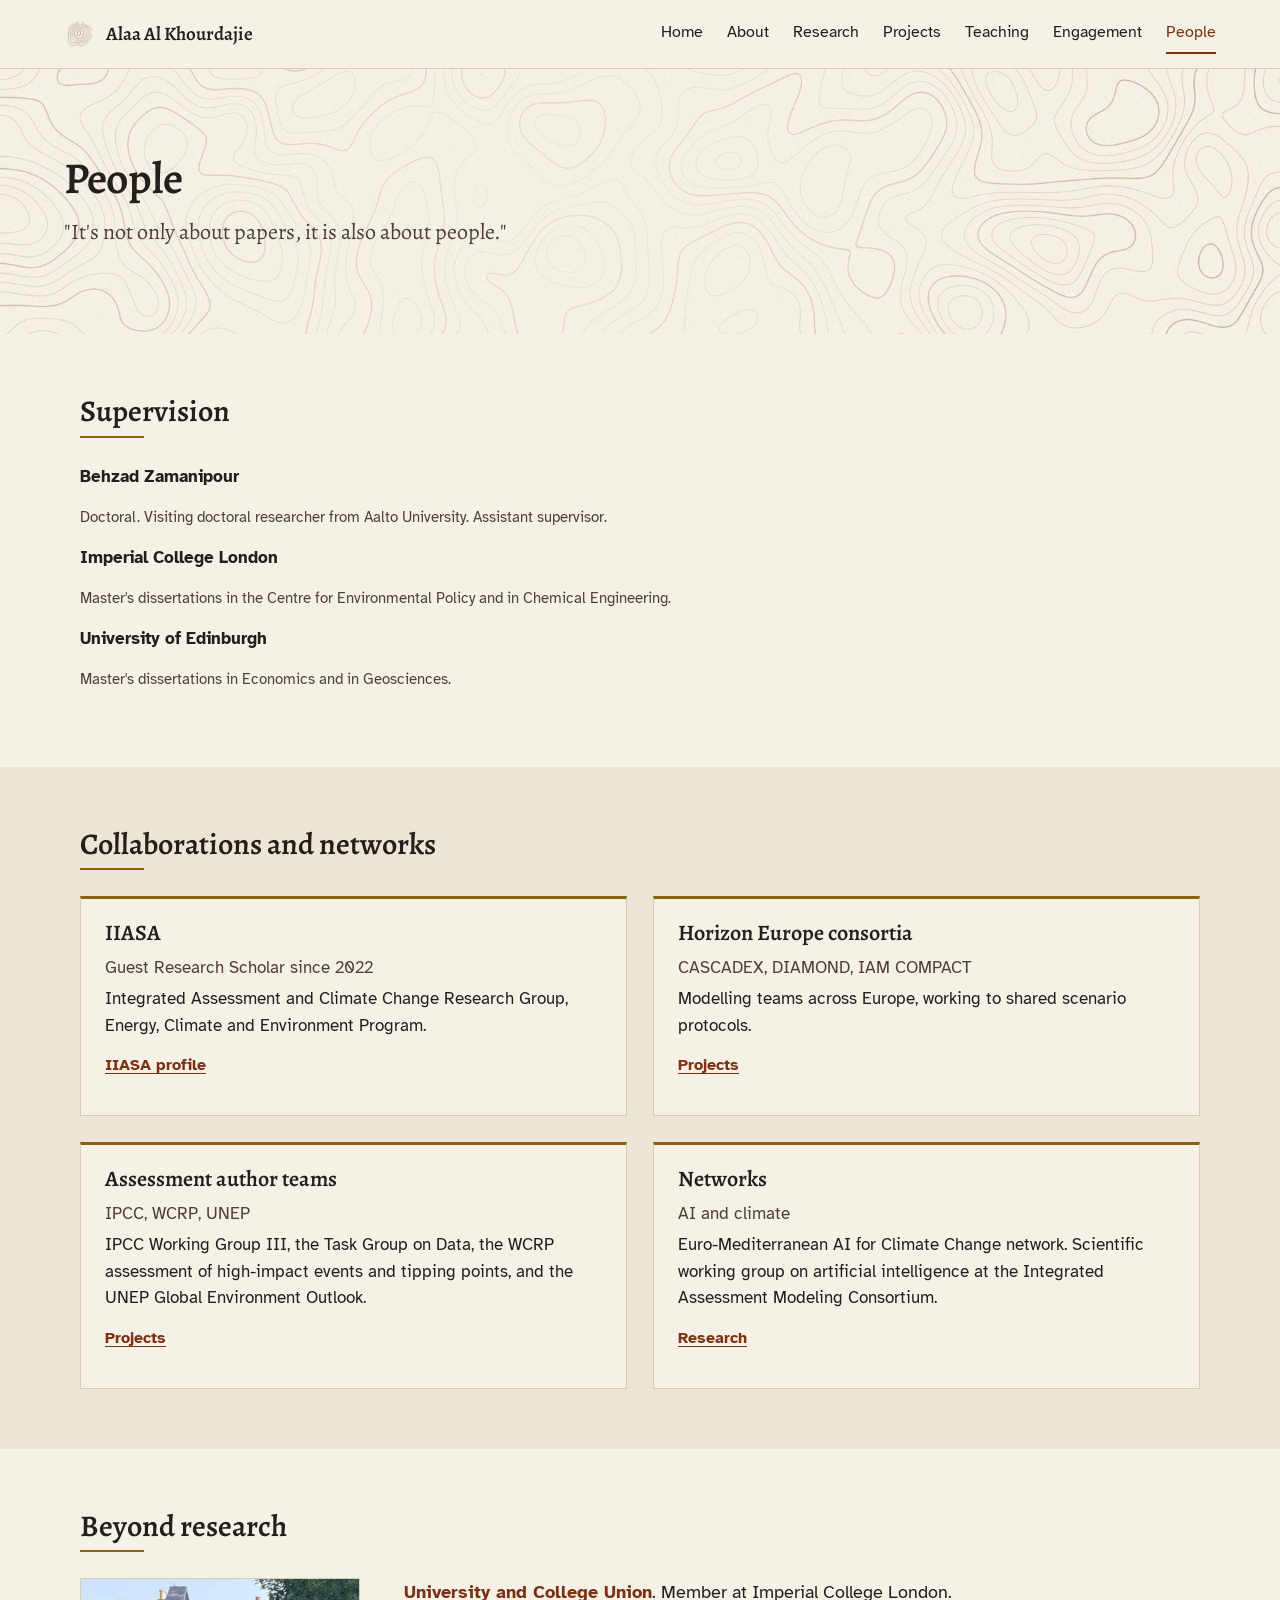
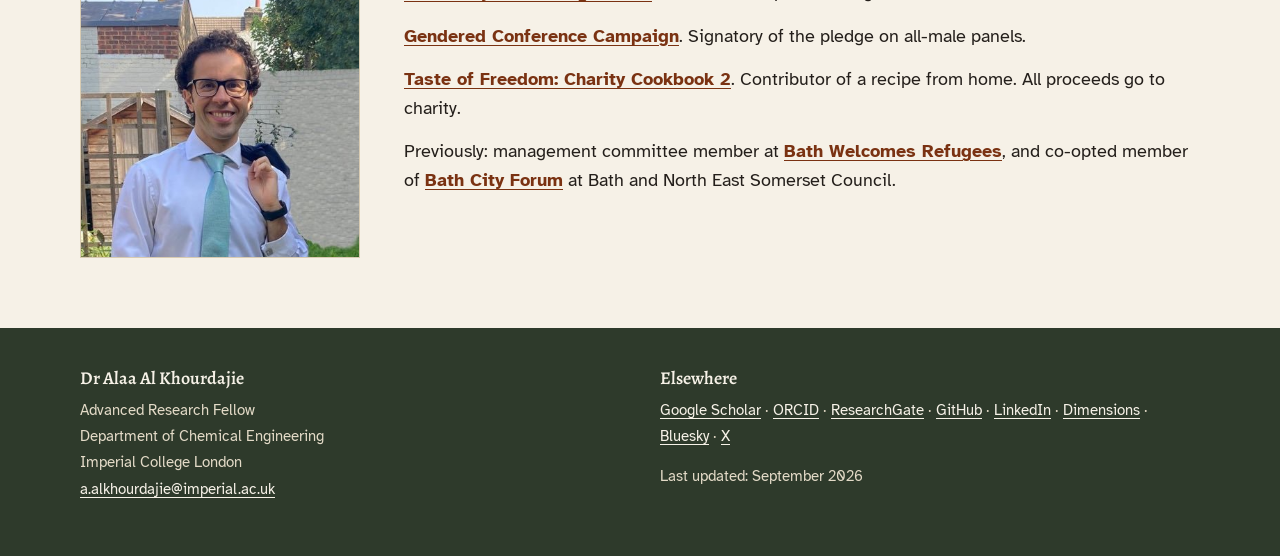
<file: people.html>
<!doctype html>
<html lang="en-GB">
<head>
<meta charset="utf-8">
<meta name="viewport" content="width=device-width, initial-scale=1">
<title>People | Alaa Al Khourdajie</title>
<meta name="description" content="Supervision, collaborations and networks, and the civic work of Alaa Al Khourdajie.">
<link rel="canonical" href="https://alkhourdajie.github.io/people.html">
<meta property="og:title" content="People | Alaa Al Khourdajie">
<meta property="og:description" content="Supervision, collaborations and networks, and the civic work of Alaa Al Khourdajie.">
<meta property="og:type" content="website">
<meta property="og:url" content="https://alkhourdajie.github.io/people.html">
<link rel="icon" href="assets/favicon.png">
<link rel="preconnect" href="https://fonts.googleapis.com">
<link rel="preconnect" href="https://fonts.gstatic.com" crossorigin>
<link rel="stylesheet" href="https://fonts.googleapis.com/css2?family=Alegreya:ital,wght@0,400;0,600;1,400&family=Atkinson+Hyperlegible:ital,wght@0,400;0,700;1,400&display=swap">
<link rel="stylesheet" href="styles.css">
</head>
<body>
<a class="skip-link" href="#main">Skip to content</a>
<nav class="site-nav" aria-label="Main">
  <a class="site-nav__brand" href="index.html">
    <img src="assets/mark.png" alt="" width="30" height="30">
    <span>Alaa Al Khourdajie</span>
  </a>
  <div class="site-nav__links">
      <a href="index.html">Home</a>
      <a href="about.html">About</a>
      <a href="research.html">Research</a>
      <a href="projects.html">Projects</a>
      <a href="teaching.html">Teaching</a>
      <a href="engagement.html">Engagement</a>
      <a href="people.html" aria-current="page">People</a>
  </div>
</nav>
<main id="main">
  <header class="banner">
    <h1>People</h1>
    <p>"It's not only about papers, it is also about people."</p>
  </header>
  <section class="section section--1">
    <div class="inner">
      <h2>Supervision</h2>
      <span class="rule-short"></span>
      <div class="rows">
        <div>
          <p class="row__title"><strong>Behzad Zamanipour</strong></p>
          <p class="meta">Doctoral. Visiting doctoral researcher from Aalto University. Assistant supervisor.</p>
        </div>
        <div>
          <p class="row__title"><strong>Imperial College London</strong></p>
          <p class="meta">Master's dissertations in the Centre for Environmental Policy and in Chemical Engineering.</p>
        </div>
        <div>
          <p class="row__title"><strong>University of Edinburgh</strong></p>
          <p class="meta">Master's dissertations in Economics and in Geosciences.</p>
        </div>
      </div>
    </div>
  </section>
  <section class="section section--2">
    <div class="inner">
      <h2>Collaborations and networks</h2>
      <span class="rule-short"></span>
      <div class="grid">
        <div class="card">
          <h3>IIASA</h3>
          <p class="meta">Guest Research Scholar since 2022</p>
          <p>Integrated Assessment and Climate Change Research Group, Energy, Climate and Environment Program.</p>
          <p class="card__link"><a href="https://iiasa.ac.at/staff/alaa-al-khourdajie" target="_blank" rel="noopener">IIASA profile</a></p>
        </div>
        <div class="card">
          <h3>Horizon Europe consortia</h3>
          <p class="meta">CASCADEX, DIAMOND, IAM COMPACT</p>
          <p>Modelling teams across Europe, working to shared scenario protocols.</p>
          <p class="card__link"><a href="projects.html">Projects</a></p>
        </div>
        <div class="card">
          <h3>Assessment author teams</h3>
          <p class="meta">IPCC, WCRP, UNEP</p>
          <p>IPCC Working Group III, the Task Group on Data, the WCRP assessment of high-impact events and tipping points, and the UNEP Global Environment Outlook.</p>
          <p class="card__link"><a href="projects.html">Projects</a></p>
        </div>
        <div class="card">
          <h3>Networks</h3>
          <p class="meta">AI and climate</p>
          <p>Euro-Mediterranean AI for Climate Change network. Scientific working group on artificial intelligence at the Integrated Assessment Modeling Consortium.</p>
          <p class="card__link"><a href="research.html">Research</a></p>
        </div>
      </div>
    </div>
  </section>
  <section class="section section--1">
    <div class="inner">
      <h2>Beyond research</h2>
      <span class="rule-short"></span>
      <div class="split">
        <div class="split__aside"><img src="assets/garden.jpg" alt="Alaa Al Khourdajie in a garden, a jacket over one shoulder" width="560"></div>
        <div class="split__text">
          <p><strong><a href="https://ucu.imperial.ac.uk/" target="_blank" rel="noopener">University and College Union</a></strong>. Member at Imperial College London.</p>
          <p><strong><a href="https://feministphilosophers.wordpress.com/gendered-conference-campaign/" target="_blank" rel="noopener">Gendered Conference Campaign</a></strong>. Signatory of the pledge on all-male panels.</p>
          <p><strong><a href="https://www.facebook.com/tasteoffreedomcookbook" target="_blank" rel="noopener">Taste of Freedom: Charity Cookbook 2</a></strong>. Contributor of a recipe from home. All proceeds go to charity.</p>
          <p>Previously: management committee member at <strong><a href="https://www.bathwelcomesrefugees.org.uk/" target="_blank" rel="noopener">Bath Welcomes Refugees</a></strong>, and co-opted member of <strong><a href="http://www.bathnes.gov.uk/services/neighbourhoods-and-community-safety/connecting-communities/bath-city-forum" target="_blank" rel="noopener">Bath City Forum</a></strong> at Bath and North East Somerset Council.</p>
        </div>
      </div>
    </div>
  </section>
</main>
  <footer class="site-footer">
    <div class="inner">
      <div>
        <h2>Dr Alaa Al Khourdajie</h2>
        <p>Advanced Research Fellow<br>Department of Chemical Engineering<br>Imperial College London<br>
        <a href="mailto:a.alkhourdajie@imperial.ac.uk">a.alkhourdajie@imperial.ac.uk</a></p>
      </div>
      <div>
        <h2>Elsewhere</h2>
        <p><a href="https://scholar.google.co.uk/citations?user=NeUIQeAAAAAJ">Google Scholar</a> &middot;
        <a href="https://orcid.org/0000-0003-1376-7529">ORCID</a> &middot;
        <a href="https://www.researchgate.net/profile/Alaa_Al_Khourdajie">ResearchGate</a> &middot;
        <a href="https://github.com/AlKhourdajie">GitHub</a> &middot;
        <a href="https://www.linkedin.com/in/alaakh">LinkedIn</a> &middot;
        <a href="https://app.dimensions.ai/details/entities/publication/author/ur.014756040475.74">Dimensions</a> &middot;
        <a href="https://bsky.app/profile/dralaaclimate.bsky.social">Bluesky</a> &middot;
        <a href="https://twitter.com/DrAlaaClimate">X</a></p>
        <p>Last updated: September 2026</p>
      </div>
    </div>
  </footer>
</body>
</html>
</file>
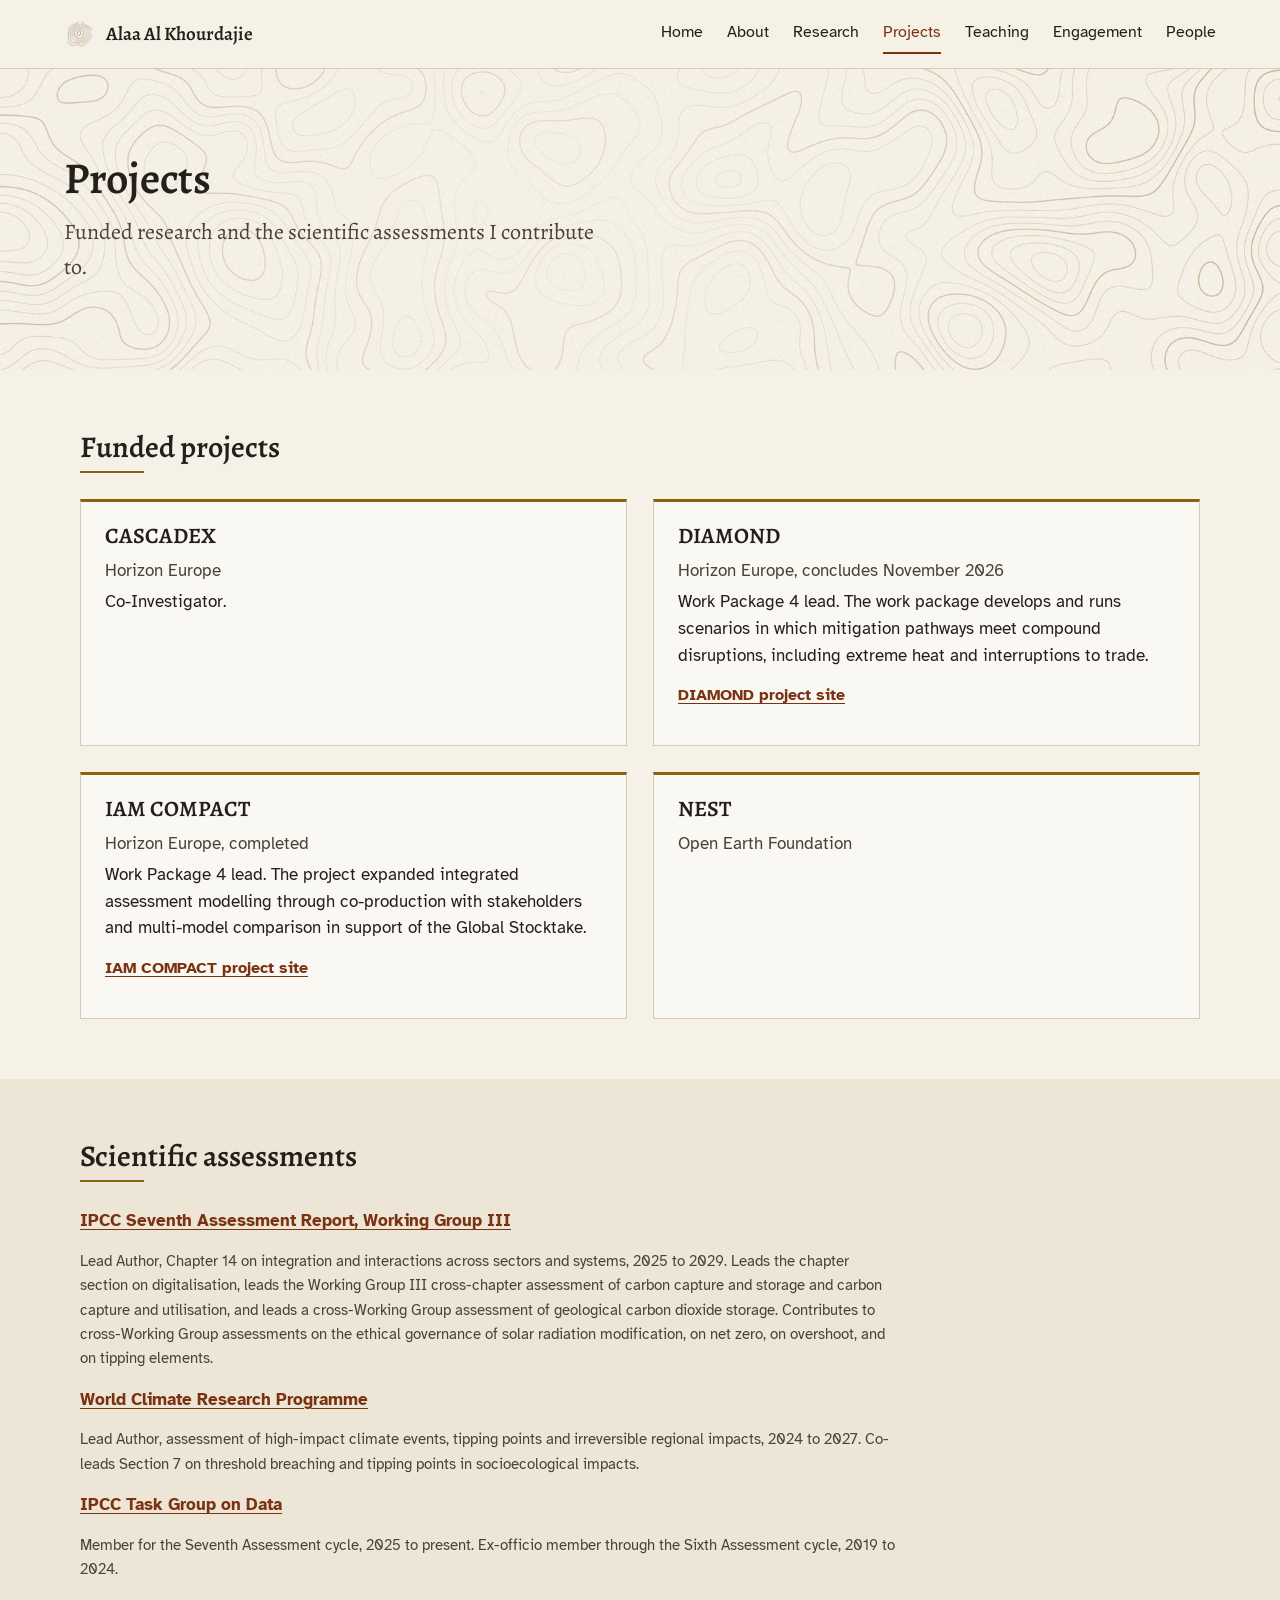
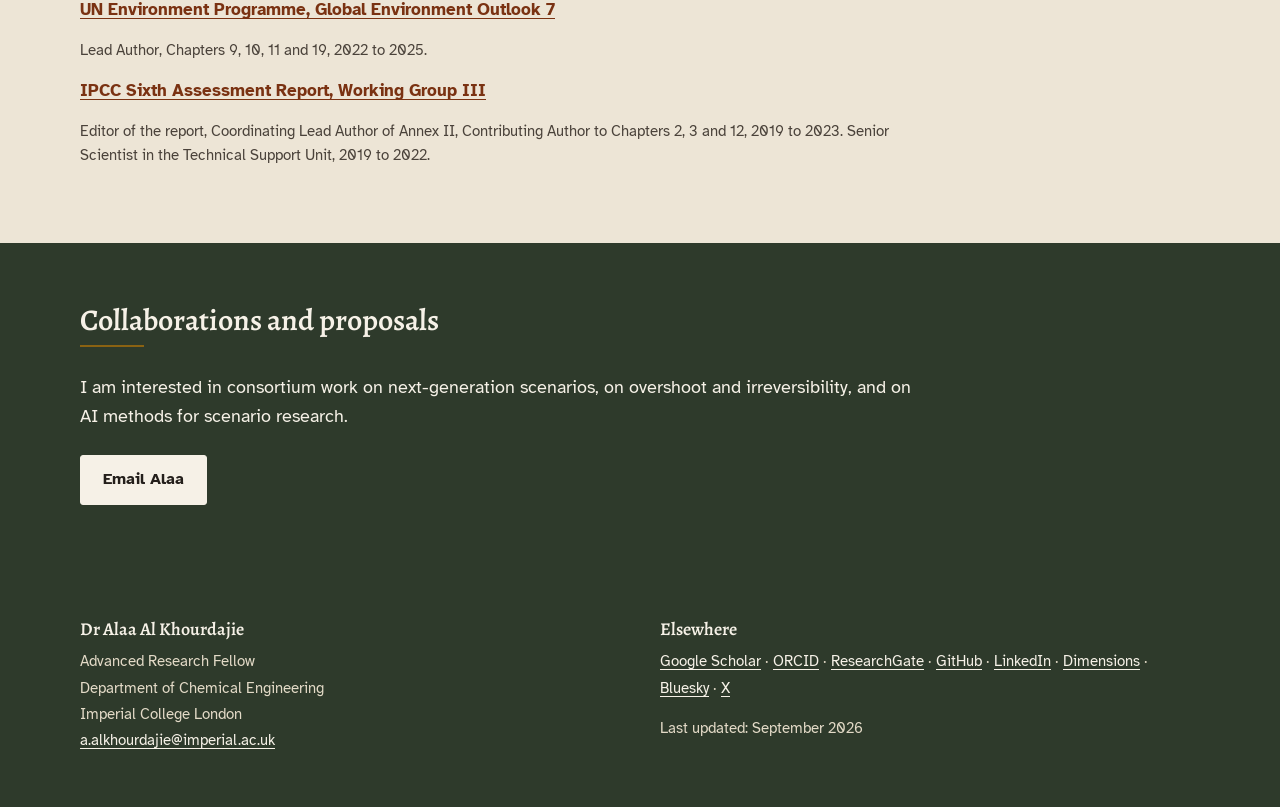
<file: projects.html>
<!doctype html>
<html lang="en-GB">
<head>
<meta charset="utf-8">
<meta name="viewport" content="width=device-width, initial-scale=1">
<title>Projects | Alaa Al Khourdajie</title>
<meta name="description" content="Funded projects and scientific assessments involving Alaa Al Khourdajie, including CASCADEX, DIAMOND, IAM COMPACT, IPCC AR7 and the WCRP tipping points assessment.">
<link rel="canonical" href="https://alkhourdajie.github.io/projects.html">
<meta property="og:title" content="Projects | Alaa Al Khourdajie">
<meta property="og:description" content="Funded projects and scientific assessments involving Alaa Al Khourdajie, including CASCADEX, DIAMOND, IAM COMPACT, IPCC AR7 and the WCRP tipping points assessment.">
<meta property="og:type" content="website">
<meta property="og:url" content="https://alkhourdajie.github.io/projects.html">
<link rel="icon" href="assets/favicon.png">
<link rel="preconnect" href="https://fonts.googleapis.com">
<link rel="preconnect" href="https://fonts.gstatic.com" crossorigin>
<link rel="stylesheet" href="https://fonts.googleapis.com/css2?family=Alegreya:ital,wght@0,400;0,600;1,400&family=Atkinson+Hyperlegible:ital,wght@0,400;0,700;1,400&display=swap">
<link rel="stylesheet" href="styles.css">
</head>
<body>
<a class="skip-link" href="#main">Skip to content</a>
<nav class="site-nav" aria-label="Main">
  <a class="site-nav__brand" href="index.html">
    <img src="assets/mark.png" alt="" width="30" height="30">
    <span>Alaa Al Khourdajie</span>
  </a>
  <div class="site-nav__links">
      <a href="index.html">Home</a>
      <a href="about.html">About</a>
      <a href="research.html">Research</a>
      <a href="projects.html" aria-current="page">Projects</a>
      <a href="teaching.html">Teaching</a>
      <a href="engagement.html">Engagement</a>
      <a href="people.html">People</a>
  </div>
</nav>
<main id="main">
  <header class="banner">
    <h1>Projects</h1>
    <p>Funded research and the scientific assessments I contribute to.</p>
  </header>
  <section class="section section--1">
    <div class="inner">
      <h2>Funded projects</h2>
      <span class="rule-short"></span>
      <div class="grid">
        <div class="card">
          <h3>CASCADEX</h3>
          <p class="meta">Horizon Europe</p>
          <p>Co-Investigator.</p>
        </div>
        <div class="card">
          <h3>DIAMOND</h3>
          <p class="meta">Horizon Europe, concludes November 2026</p>
          <p>Work Package 4 lead. The work package develops and runs scenarios in which mitigation pathways meet compound disruptions, including extreme heat and interruptions to trade.</p>
          <p class="card__link"><a href="https://climate-diamond.eu/" target="_blank" rel="noopener">DIAMOND project site</a></p>
        </div>
        <div class="card">
          <h3>IAM COMPACT</h3>
          <p class="meta">Horizon Europe, completed</p>
          <p>Work Package 4 lead. The project expanded integrated assessment modelling through co-production with stakeholders and multi-model comparison in support of the Global Stocktake.</p>
          <p class="card__link"><a href="https://www.iam-compact.eu/" target="_blank" rel="noopener">IAM COMPACT project site</a></p>
        </div>
        <div class="card">
          <h3>NEST</h3>
          <p class="meta">Open Earth Foundation</p>
        </div>
      </div>
    </div>
  </section>
  <section class="section section--2">
    <div class="inner">
      <h2>Scientific assessments</h2>
      <span class="rule-short"></span>
      <div class="rows">
        <div>
          <p class="row__title"><strong><a href="https://www.ipcc.ch/assessment-report/ar7/" target="_blank" rel="noopener">IPCC Seventh Assessment Report, Working Group III</a></strong></p>
          <p class="meta">Lead Author, Chapter 14 on integration and interactions across sectors and systems, 2025 to 2029. Leads the chapter section on digitalisation, leads the Working Group III cross-chapter assessment of carbon capture and storage and carbon capture and utilisation, and leads a cross-Working Group assessment of geological carbon dioxide storage. Contributes to cross-Working Group assessments on the ethical governance of solar radiation modification, on net zero, on overshoot, and on tipping elements.</p>
        </div>
        <div>
          <p class="row__title"><strong><a href="https://www.wcrp-climate.org/slc-activities/tpa" target="_blank" rel="noopener">World Climate Research Programme</a></strong></p>
          <p class="meta">Lead Author, assessment of high-impact climate events, tipping points and irreversible regional impacts, 2024 to 2027. Co-leads Section 7 on threshold breaching and tipping points in socioecological impacts.</p>
        </div>
        <div>
          <p class="row__title"><strong><a href="https://www.ipcc.ch/data/" target="_blank" rel="noopener">IPCC Task Group on Data</a></strong></p>
          <p class="meta">Member for the Seventh Assessment cycle, 2025 to present. Ex-officio member through the Sixth Assessment cycle, 2019 to 2024.</p>
        </div>
        <div>
          <p class="row__title"><strong><a href="https://www.unep.org/geo/" target="_blank" rel="noopener">UN Environment Programme, Global Environment Outlook 7</a></strong></p>
          <p class="meta">Lead Author, Chapters 9, 10, 11 and 19, 2022 to 2025.</p>
        </div>
        <div>
          <p class="row__title"><strong><a href="https://doi.org/10.1017/9781009157926" target="_blank" rel="noopener">IPCC Sixth Assessment Report, Working Group III</a></strong></p>
          <p class="meta">Editor of the report, Coordinating Lead Author of Annex II, Contributing Author to Chapters 2, 3 and 12, 2019 to 2023. Senior Scientist in the Technical Support Unit, 2019 to 2022.</p>
        </div>
      </div>
    </div>
  </section>
  <section class="section section--3">
    <div class="inner">
      <h2>Collaborations and proposals</h2>
      <span class="rule-short"></span>
      <p>I am interested in consortium work on next-generation scenarios, on overshoot and irreversibility, and on AI methods for scenario research.</p>
      <p class="buttons">
        <a class="btn" href="mailto:a.alkhourdajie@imperial.ac.uk">Email Alaa</a>
      </p>
    </div>
  </section>
</main>
  <footer class="site-footer">
    <div class="inner">
      <div>
        <h2>Dr Alaa Al Khourdajie</h2>
        <p>Advanced Research Fellow<br>Department of Chemical Engineering<br>Imperial College London<br>
        <a href="mailto:a.alkhourdajie@imperial.ac.uk">a.alkhourdajie@imperial.ac.uk</a></p>
      </div>
      <div>
        <h2>Elsewhere</h2>
        <p><a href="https://scholar.google.co.uk/citations?user=NeUIQeAAAAAJ">Google Scholar</a> &middot;
        <a href="https://orcid.org/0000-0003-1376-7529">ORCID</a> &middot;
        <a href="https://www.researchgate.net/profile/Alaa_Al_Khourdajie">ResearchGate</a> &middot;
        <a href="https://github.com/AlKhourdajie">GitHub</a> &middot;
        <a href="https://www.linkedin.com/in/alaakh">LinkedIn</a> &middot;
        <a href="https://app.dimensions.ai/details/entities/publication/author/ur.014756040475.74">Dimensions</a> &middot;
        <a href="https://bsky.app/profile/dralaaclimate.bsky.social">Bluesky</a> &middot;
        <a href="https://twitter.com/DrAlaaClimate">X</a></p>
        <p>Last updated: September 2026</p>
      </div>
    </div>
  </footer>
</body>
</html>
</file>
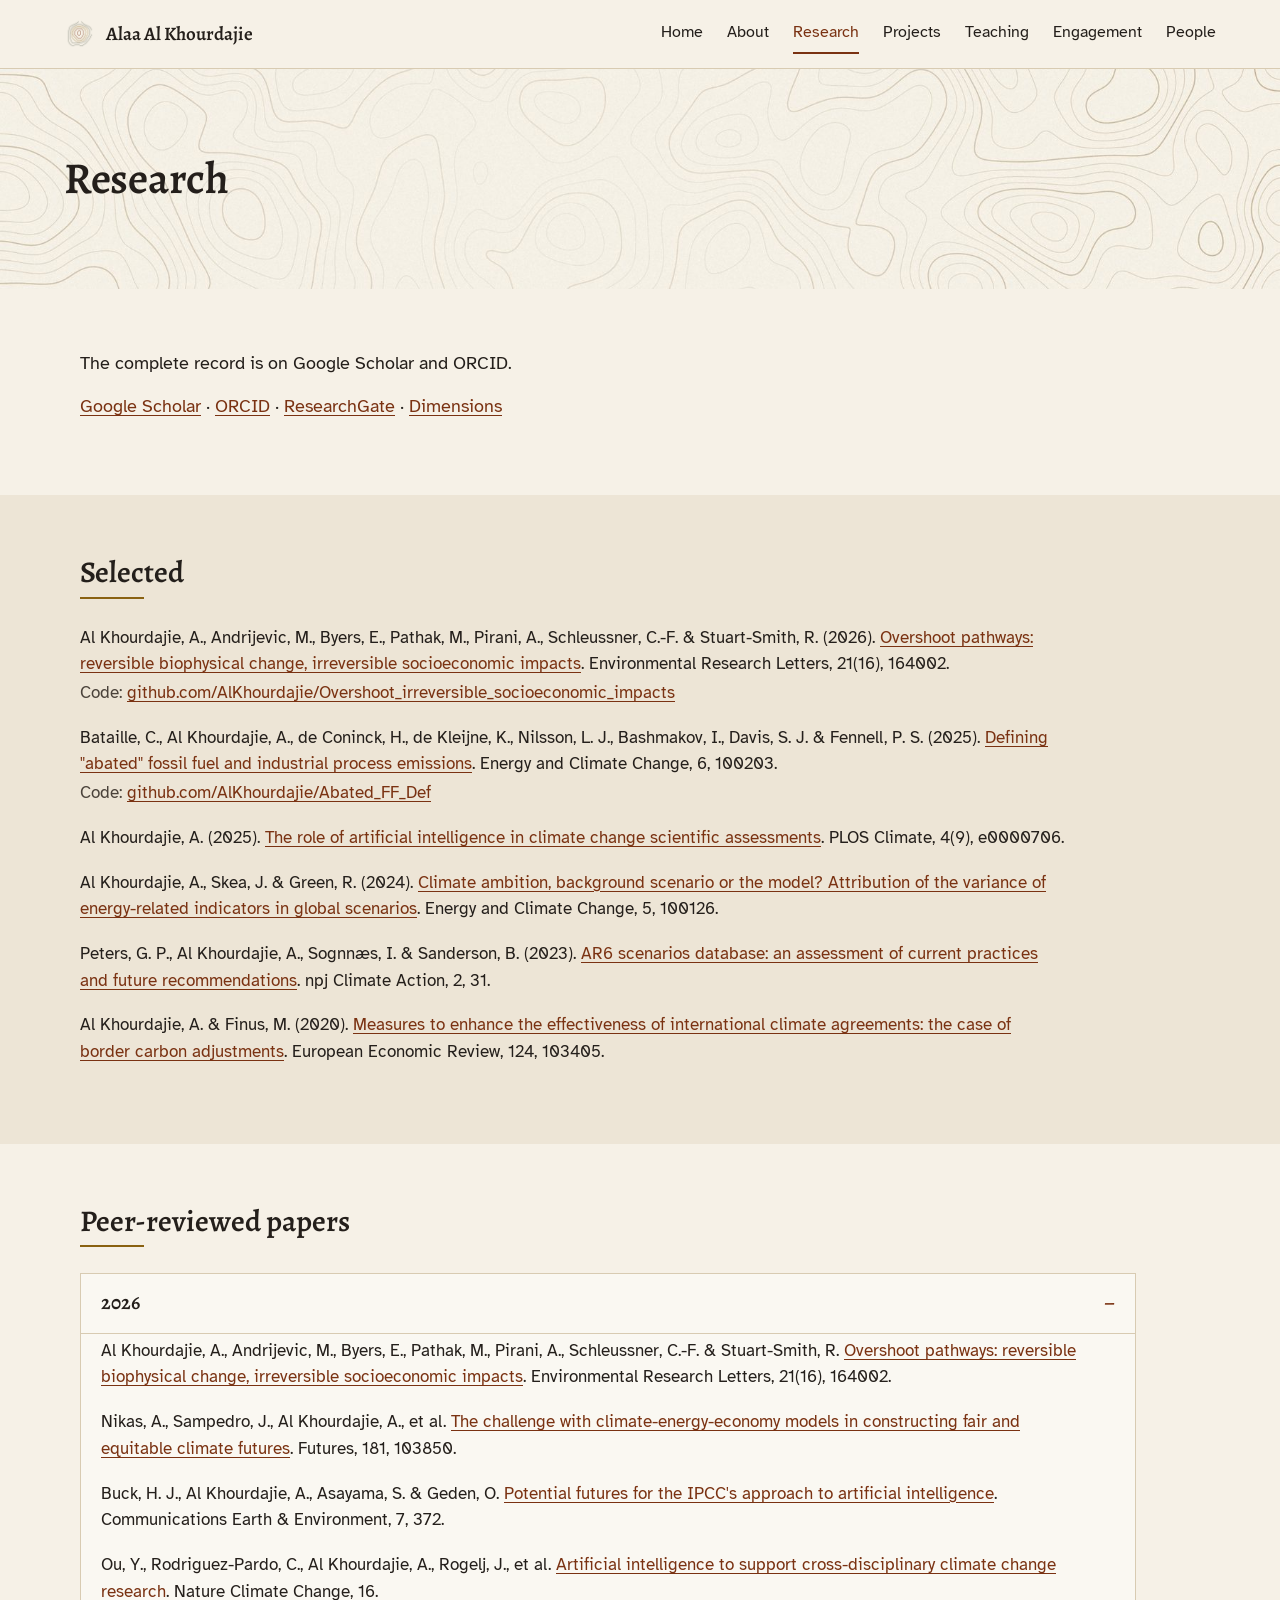
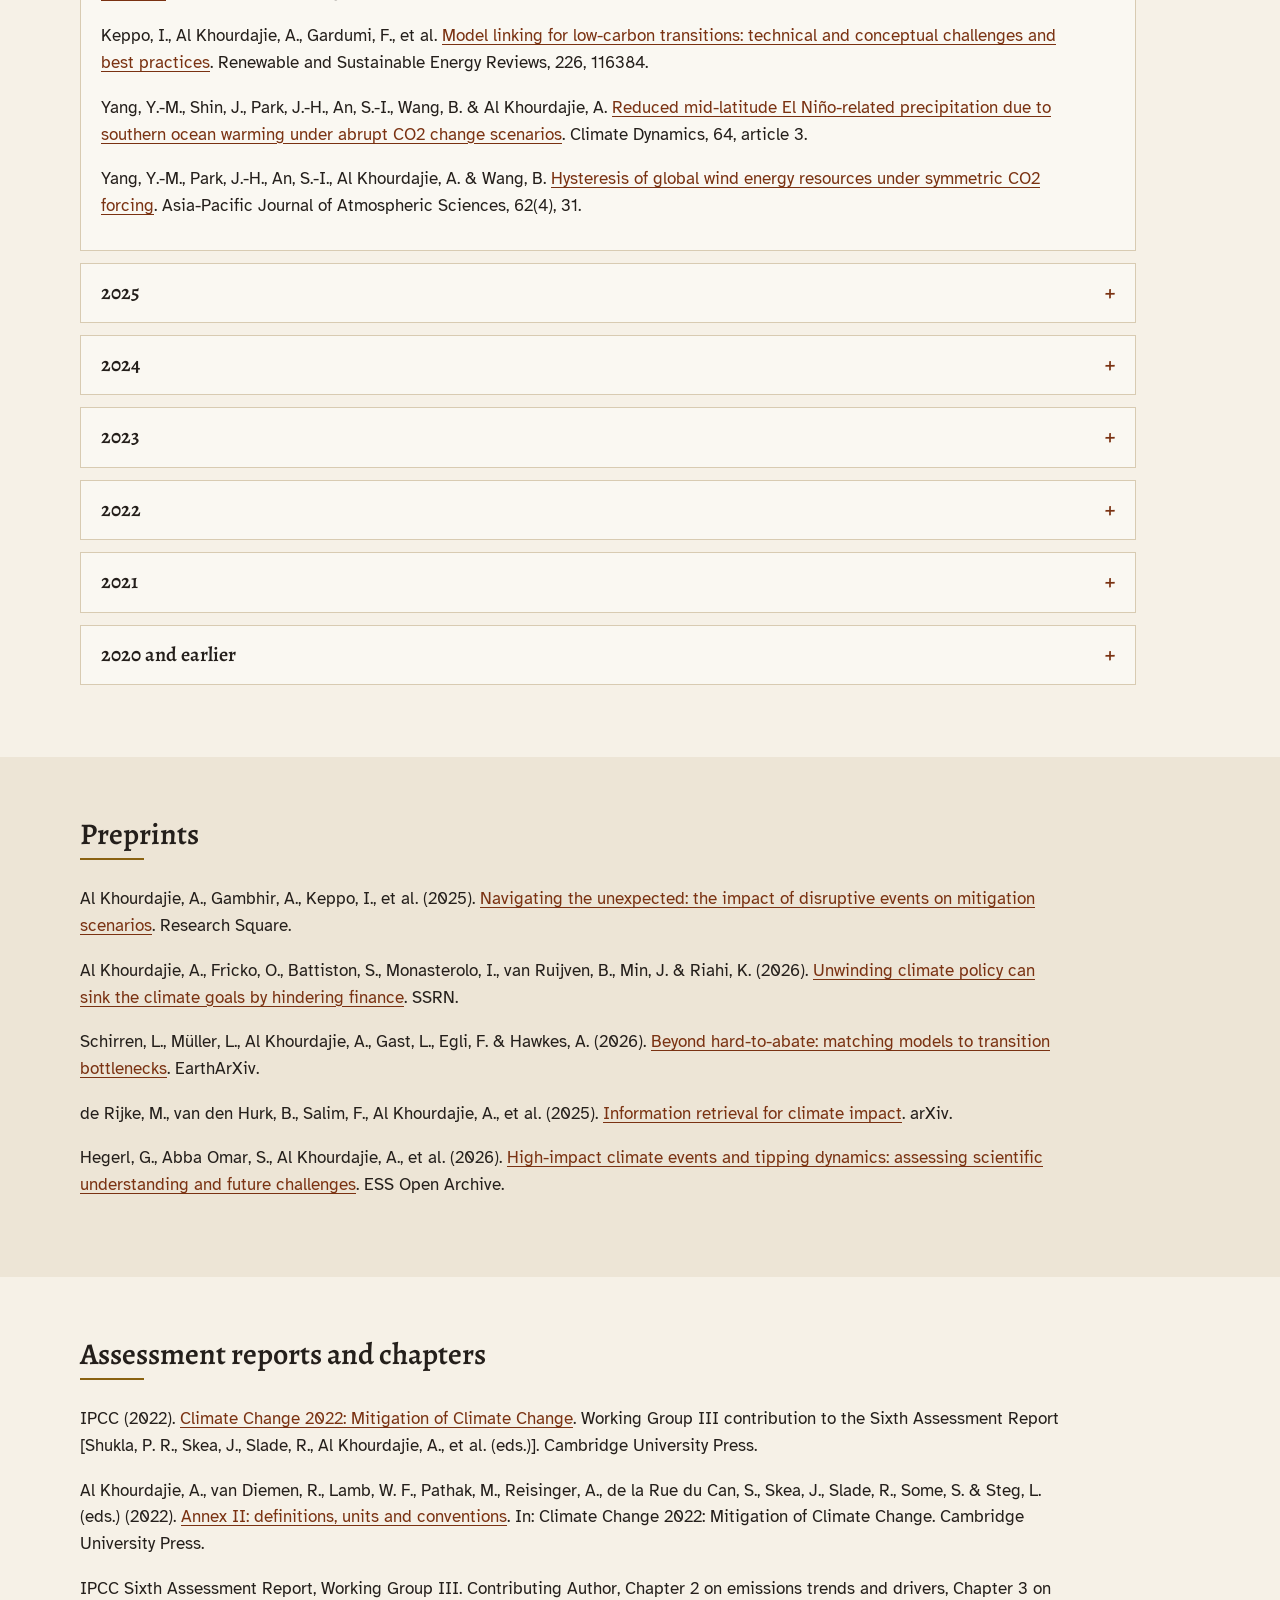
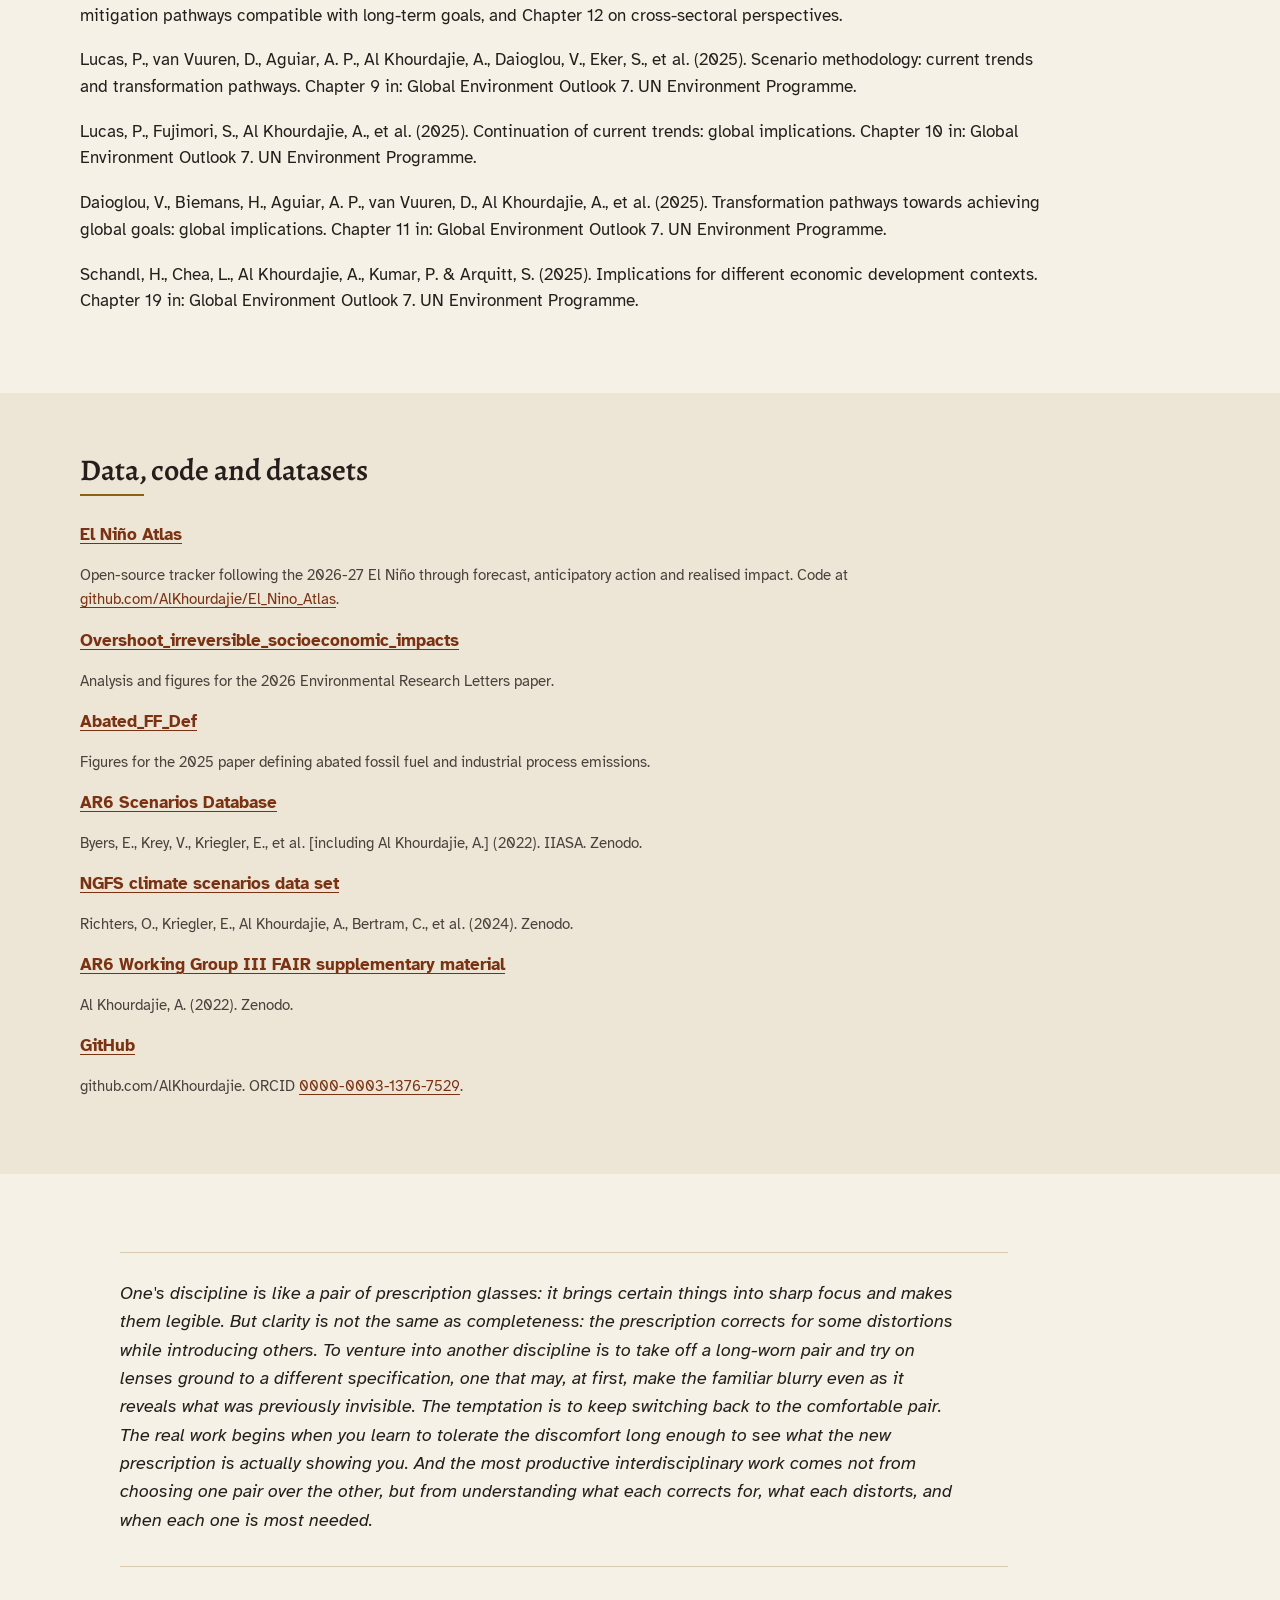
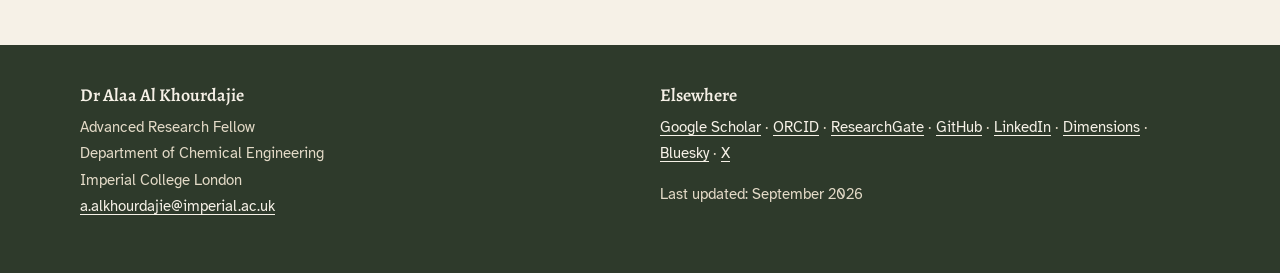
<file: research.html>
<!doctype html>
<html lang="en-GB">
<head>
<meta charset="utf-8">
<meta name="viewport" content="width=device-width, initial-scale=1">
<title>Research | Alaa Al Khourdajie</title>
<meta name="description" content="Peer-reviewed papers, preprints, assessment reports, data and code by Alaa Al Khourdajie.">
<link rel="canonical" href="https://alkhourdajie.github.io/research.html">
<meta property="og:title" content="Research | Alaa Al Khourdajie">
<meta property="og:description" content="Peer-reviewed papers, preprints, assessment reports, data and code by Alaa Al Khourdajie.">
<meta property="og:type" content="website">
<meta property="og:url" content="https://alkhourdajie.github.io/research.html">
<link rel="icon" href="assets/favicon.png">
<link rel="preconnect" href="https://fonts.googleapis.com">
<link rel="preconnect" href="https://fonts.gstatic.com" crossorigin>
<link rel="stylesheet" href="https://fonts.googleapis.com/css2?family=Alegreya:ital,wght@0,400;0,600;1,400&family=Atkinson+Hyperlegible:ital,wght@0,400;0,700;1,400&display=swap">
<link rel="stylesheet" href="styles.css">
</head>
<body>
<a class="skip-link" href="#main">Skip to content</a>
<nav class="site-nav" aria-label="Main">
  <a class="site-nav__brand" href="index.html">
    <img src="assets/mark.png" alt="" width="30" height="30">
    <span>Alaa Al Khourdajie</span>
  </a>
  <div class="site-nav__links">
      <a href="index.html">Home</a>
      <a href="about.html">About</a>
      <a href="research.html" aria-current="page">Research</a>
      <a href="projects.html">Projects</a>
      <a href="teaching.html">Teaching</a>
      <a href="engagement.html">Engagement</a>
      <a href="people.html">People</a>
  </div>
</nav>
<main id="main">
  <header class="banner">
    <h1>Research</h1>

  </header>
  <section class="section section--1">
    <div class="inner">
      <p>The complete record is on Google Scholar and ORCID.</p>
      <p><a href="https://scholar.google.co.uk/citations?user=NeUIQeAAAAAJ" target="_blank" rel="noopener">Google Scholar</a> · <a href="https://orcid.org/0000-0003-1376-7529" target="_blank" rel="noopener">ORCID</a> · <a href="https://www.researchgate.net/profile/Alaa_Al_Khourdajie" target="_blank" rel="noopener">ResearchGate</a> · <a href="https://app.dimensions.ai/details/entities/publication/author/ur.014756040475.74" target="_blank" rel="noopener">Dimensions</a></p>
    </div>
  </section>
  <section class="section section--2">
    <div class="inner">
      <h2>Selected</h2>
      <span class="rule-short"></span>
      <div class="entry">
        <p>Al Khourdajie, A., Andrijevic, M., Byers, E., Pathak, M., Pirani, A., Schleussner, C.-F. &amp; Stuart-Smith, R. (2026). <a href="https://doi.org/10.1088/1748-9326/ae96c9" target="_blank" rel="noopener">Overshoot pathways: reversible biophysical change, irreversible socioeconomic impacts</a>. Environmental Research Letters, 21(16), 164002.</p>
        <p class="meta">Code: <a href="https://github.com/AlKhourdajie/Overshoot_irreversible_socioeconomic_impacts" target="_blank" rel="noopener">github.com/AlKhourdajie/Overshoot_irreversible_socioeconomic_impacts</a></p>
      </div>
      <div class="entry">
        <p>Bataille, C., Al Khourdajie, A., de Coninck, H., de Kleijne, K., Nilsson, L. J., Bashmakov, I., Davis, S. J. &amp; Fennell, P. S. (2025). <a href="https://doi.org/10.1016/j.egycc.2025.100203" target="_blank" rel="noopener">Defining "abated" fossil fuel and industrial process emissions</a>. Energy and Climate Change, 6, 100203.</p>
        <p class="meta">Code: <a href="https://github.com/AlKhourdajie/Abated_FF_Def" target="_blank" rel="noopener">github.com/AlKhourdajie/Abated_FF_Def</a></p>
      </div>
      <div class="entry">
        <p>Al Khourdajie, A. (2025). <a href="https://doi.org/10.1371/journal.pclm.0000706" target="_blank" rel="noopener">The role of artificial intelligence in climate change scientific assessments</a>. PLOS Climate, 4(9), e0000706.</p>
      </div>
      <div class="entry">
        <p>Al Khourdajie, A., Skea, J. &amp; Green, R. (2024). <a href="https://doi.org/10.1016/j.egycc.2024.100126" target="_blank" rel="noopener">Climate ambition, background scenario or the model? Attribution of the variance of energy-related indicators in global scenarios</a>. Energy and Climate Change, 5, 100126.</p>
      </div>
      <div class="entry">
        <p>Peters, G. P., Al Khourdajie, A., Sognnæs, I. &amp; Sanderson, B. (2023). <a href="https://doi.org/10.1038/s44168-023-00050-9" target="_blank" rel="noopener">AR6 scenarios database: an assessment of current practices and future recommendations</a>. npj Climate Action, 2, 31.</p>
      </div>
      <div class="entry">
        <p>Al Khourdajie, A. &amp; Finus, M. (2020). <a href="https://doi.org/10.1016/j.euroecorev.2020.103405" target="_blank" rel="noopener">Measures to enhance the effectiveness of international climate agreements: the case of border carbon adjustments</a>. European Economic Review, 124, 103405.</p>
      </div>
    </div>
  </section>
  <section class="section section--1">
    <div class="inner">
      <h2>Peer-reviewed papers</h2>
      <span class="rule-short"></span>
      <details class="year" open>
        <summary>2026</summary>
        <div class="year__body">
          <div class="entry">
            <p>Al Khourdajie, A., Andrijevic, M., Byers, E., Pathak, M., Pirani, A., Schleussner, C.-F. &amp; Stuart-Smith, R. <a href="https://doi.org/10.1088/1748-9326/ae96c9" target="_blank" rel="noopener">Overshoot pathways: reversible biophysical change, irreversible socioeconomic impacts</a>. Environmental Research Letters, 21(16), 164002.</p>
          </div>
          <div class="entry">
            <p>Nikas, A., Sampedro, J., Al Khourdajie, A., et al. <a href="https://doi.org/10.1016/j.futures.2026.103850" target="_blank" rel="noopener">The challenge with climate-energy-economy models in constructing fair and equitable climate futures</a>. Futures, 181, 103850.</p>
          </div>
          <div class="entry">
            <p>Buck, H. J., Al Khourdajie, A., Asayama, S. &amp; Geden, O. <a href="https://doi.org/10.1038/s43247-026-03514-y" target="_blank" rel="noopener">Potential futures for the IPCC's approach to artificial intelligence</a>. Communications Earth &amp; Environment, 7, 372.</p>
          </div>
          <div class="entry">
            <p>Ou, Y., Rodriguez-Pardo, C., Al Khourdajie, A., Rogelj, J., et al. <a href="https://doi.org/10.1038/s41558-026-02624-x" target="_blank" rel="noopener">Artificial intelligence to support cross-disciplinary climate change research</a>. Nature Climate Change, 16.</p>
          </div>
          <div class="entry">
            <p>Keppo, I., Al Khourdajie, A., Gardumi, F., et al. <a href="https://doi.org/10.1016/j.rser.2025.116384" target="_blank" rel="noopener">Model linking for low-carbon transitions: technical and conceptual challenges and best practices</a>. Renewable and Sustainable Energy Reviews, 226, 116384.</p>
          </div>
          <div class="entry">
            <p>Yang, Y.-M., Shin, J., Park, J.-H., An, S.-I., Wang, B. &amp; Al Khourdajie, A. <a href="https://doi.org/10.1007/s00382-025-07944-w" target="_blank" rel="noopener">Reduced mid-latitude El Niño-related precipitation due to southern ocean warming under abrupt CO2 change scenarios</a>. Climate Dynamics, 64, article 3.</p>
          </div>
          <div class="entry">
            <p>Yang, Y.-M., Park, J.-H., An, S.-I., Al Khourdajie, A. &amp; Wang, B. <a href="https://doi.org/10.1007/s13143-026-00452-9" target="_blank" rel="noopener">Hysteresis of global wind energy resources under symmetric CO2 forcing</a>. Asia-Pacific Journal of Atmospheric Sciences, 62(4), 31.</p>
          </div>
        </div>
      </details>
      <details class="year">
        <summary>2025</summary>
        <div class="year__body">
          <div class="entry">
            <p>Lamboll, R., Al Khourdajie, A. &amp; Pelz, S. <a href="https://doi.org/10.1088/1748-9326/ae15a6" target="_blank" rel="noopener">How stocks judge COPs: market impacts of climate conferences</a>. Environmental Research Letters, 20(11), 114082.</p>
          </div>
          <div class="entry">
            <p>Al Khourdajie, A. <a href="https://doi.org/10.1371/journal.pclm.0000706" target="_blank" rel="noopener">The role of artificial intelligence in climate change scientific assessments</a>. PLOS Climate, 4(9), e0000706.</p>
          </div>
          <div class="entry">
            <p>Bataille, C., Al Khourdajie, A., de Coninck, H., de Kleijne, K., Nilsson, L. J., Bashmakov, I., Davis, S. J. &amp; Fennell, P. S. <a href="https://doi.org/10.1016/j.egycc.2025.100203" target="_blank" rel="noopener">Defining "abated" fossil fuel and industrial process emissions</a>. Energy and Climate Change, 6, 100203.</p>
          </div>
          <div class="entry">
            <p>Al Khourdajie, A. <a href="https://doi.org/10.1038/s41558-025-02350-w" target="_blank" rel="noopener">Exploring climate futures with deep learning</a>. Nature Climate Change, 15.</p>
          </div>
        </div>
      </details>
      <details class="year">
        <summary>2024</summary>
        <div class="year__body">
          <div class="entry">
            <p>Stockhause, M., Huard, D., Al Khourdajie, A., et al. <a href="https://doi.org/10.1371/journal.pclm.0000533" target="_blank" rel="noopener">Implementing FAIR data principles in the IPCC seventh assessment cycle: lessons learned and future prospects</a>. PLOS Climate, 3(12).</p>
          </div>
          <div class="entry">
            <p>Nikas, A., Frilingou, N., Al Khourdajie, A. &amp; Gambhir, A. <a href="https://doi.org/10.1038/d41586-024-03945-7" target="_blank" rel="noopener">Science must up its game to support climate finance negotiations</a>. Nature, 636, 45.</p>
          </div>
          <div class="entry">
            <p>Reisinger, A., Cowie, A., Geden, O. &amp; Al Khourdajie, A. <a href="https://doi.org/10.1038/s43247-024-01535-z" target="_blank" rel="noopener">Science-based targets miss the mark</a>. Communications Earth &amp; Environment, 5, 383.</p>
          </div>
          <div class="entry">
            <p>Al Khourdajie, A., Skea, J. &amp; Green, R. <a href="https://doi.org/10.1016/j.egycc.2024.100126" target="_blank" rel="noopener">Climate ambition, background scenario or the model? Attribution of the variance of energy-related indicators in global scenarios</a>. Energy and Climate Change, 5, 100126.</p>
          </div>
        </div>
      </details>
      <details class="year">
        <summary>2023</summary>
        <div class="year__body">
          <div class="entry">
            <p>Smith, C., Al Khourdajie, A., Yang, P. &amp; Folini, D. <a href="https://doi.org/10.1088/1748-9326/acedc6" target="_blank" rel="noopener">Climate uncertainty impacts on optimal mitigation pathways and social cost of carbon</a>. Environmental Research Letters, 18(9), 094024.</p>
          </div>
          <div class="entry">
            <p>Peters, G. P., Al Khourdajie, A., Sognnæs, I. &amp; Sanderson, B. <a href="https://doi.org/10.1038/s44168-023-00050-9" target="_blank" rel="noopener">AR6 scenarios database: an assessment of current practices and future recommendations</a>. npj Climate Action, 2, 31.</p>
          </div>
        </div>
      </details>
      <details class="year">
        <summary>2022</summary>
        <div class="year__body">
          <div class="entry">
            <p>Kikstra, J. S., Nicholls, Z. R. J., Smith, C. J., et al. [including Al Khourdajie, A.] <a href="https://doi.org/10.5194/gmd-15-9075-2022" target="_blank" rel="noopener">The IPCC Sixth Assessment Report WGIII climate assessment of mitigation pathways: from emissions to global temperatures</a>. Geoscientific Model Development, 15, 9075-9109.</p>
          </div>
          <div class="entry">
            <p>Iturbide, M., Fernández, J., Gutiérrez, J. M., et al. [including Al Khourdajie, A.] <a href="https://doi.org/10.1038/s41597-022-01739-y" target="_blank" rel="noopener">Implementation of FAIR principles in the IPCC: the WGI AR6 Atlas repository</a>. Scientific Data, 9, 629.</p>
          </div>
        </div>
      </details>
      <details class="year">
        <summary>2021</summary>
        <div class="year__body">
          <div class="entry">
            <p>McCollum, D. &amp; Al Khourdajie, A. <a href="https://doi.org/10.1016/j.joule.2021.10.003" target="_blank" rel="noopener">Little room for new fossil fuel development if global temperatures are to stay below 1.5°C</a>. Joule, 5(10).</p>
          </div>
          <div class="entry">
            <p>Skea, J., Shukla, P., Al Khourdajie, A. &amp; McCollum, D. <a href="https://doi.org/10.1002/wcc.727" target="_blank" rel="noopener">Intergovernmental Panel on Climate Change: transparency and integrated assessment modeling</a>. WIREs Climate Change, e727.</p>
          </div>
          <div class="entry">
            <p>Lamb, W. F., Wiedmann, T., et al. [including Al Khourdajie, A.] <a href="https://doi.org/10.1088/1748-9326/abee4e" target="_blank" rel="noopener">A review of trends and drivers of greenhouse gas emissions by sector from 1990 to 2018</a>. Environmental Research Letters, 16, 073005.</p>
          </div>
          <div class="entry">
            <p>Skea, J., van Diemen, R., Portugal Pereira, J. &amp; Al Khourdajie, A. <a href="https://doi.org/10.1016/j.techfore.2021.120736" target="_blank" rel="noopener">Outlooks, explorations and normative scenarios: approaches to global energy futures compared</a>. Technological Forecasting and Social Change, 168, 120736.</p>
          </div>
        </div>
      </details>
      <details class="year">
        <summary>2020 and earlier</summary>
        <div class="year__body">
          <div class="entry">
            <p>Al Khourdajie, A. &amp; Finus, M. (2020). <a href="https://doi.org/10.1016/j.euroecorev.2020.103405" target="_blank" rel="noopener">Measures to enhance the effectiveness of international climate agreements: the case of border carbon adjustments</a>. European Economic Review, 124, 103405.</p>
          </div>
          <div class="entry">
            <p>Finus, M. &amp; Al Khourdajie, A. (2018). <a href="https://doi.org/10.1561/102.00000086" target="_blank" rel="noopener">Strategic environmental policy, international trade and self-enforcing agreements: the role of consumers' taste for variety</a>. Strategic Behavior and the Environment, 7(3-4), 317-350.</p>
          </div>
        </div>
      </details>
    </div>
  </section>
  <section class="section section--2">
    <div class="inner">
      <h2>Preprints</h2>
      <span class="rule-short"></span>
      <div class="entry">
        <p>Al Khourdajie, A., Gambhir, A., Keppo, I., et al. (2025). <a href="https://doi.org/10.21203/rs.3.rs-7427967/v1" target="_blank" rel="noopener">Navigating the unexpected: the impact of disruptive events on mitigation scenarios</a>. Research Square.</p>
      </div>
      <div class="entry">
        <p>Al Khourdajie, A., Fricko, O., Battiston, S., Monasterolo, I., van Ruijven, B., Min, J. &amp; Riahi, K. (2026). <a href="https://doi.org/10.2139/ssrn.7422798" target="_blank" rel="noopener">Unwinding climate policy can sink the climate goals by hindering finance</a>. SSRN.</p>
      </div>
      <div class="entry">
        <p>Schirren, L., Müller, L., Al Khourdajie, A., Gast, L., Egli, F. &amp; Hawkes, A. (2026). <a href="https://doi.org/10.31223/X5CF8B" target="_blank" rel="noopener">Beyond hard-to-abate: matching models to transition bottlenecks</a>. EarthArXiv.</p>
      </div>
      <div class="entry">
        <p>de Rijke, M., van den Hurk, B., Salim, F., Al Khourdajie, A., et al. (2025). <a href="https://doi.org/10.48550/arXiv.2504.01162" target="_blank" rel="noopener">Information retrieval for climate impact</a>. arXiv.</p>
      </div>
      <div class="entry">
        <p>Hegerl, G., Abba Omar, S., Al Khourdajie, A., et al. (2026). <a href="https://doi.org/10.22541/essoar.15008733/v1" target="_blank" rel="noopener">High-impact climate events and tipping dynamics: assessing scientific understanding and future challenges</a>. ESS Open Archive.</p>
      </div>
    </div>
  </section>
  <section class="section section--1">
    <div class="inner">
      <h2>Assessment reports and chapters</h2>
      <span class="rule-short"></span>
      <div class="entry">
        <p>IPCC (2022). <a href="https://doi.org/10.1017/9781009157926" target="_blank" rel="noopener">Climate Change 2022: Mitigation of Climate Change</a>. Working Group III contribution to the Sixth Assessment Report [Shukla, P. R., Skea, J., Slade, R., Al Khourdajie, A., et al. (eds.)]. Cambridge University Press.</p>
      </div>
      <div class="entry">
        <p>Al Khourdajie, A., van Diemen, R., Lamb, W. F., Pathak, M., Reisinger, A., de la Rue du Can, S., Skea, J., Slade, R., Some, S. &amp; Steg, L. (eds.) (2022). <a href="https://doi.org/10.1017/9781009157926.021" target="_blank" rel="noopener">Annex II: definitions, units and conventions</a>. In: Climate Change 2022: Mitigation of Climate Change. Cambridge University Press.</p>
      </div>
      <div class="entry">
        <p>IPCC Sixth Assessment Report, Working Group III. Contributing Author, Chapter 2 on emissions trends and drivers, Chapter 3 on mitigation pathways compatible with long-term goals, and Chapter 12 on cross-sectoral perspectives.</p>
      </div>
      <div class="entry">
        <p>Lucas, P., van Vuuren, D., Aguiar, A. P., Al Khourdajie, A., Daioglou, V., Eker, S., et al. (2025). Scenario methodology: current trends and transformation pathways. Chapter 9 in: Global Environment Outlook 7. UN Environment Programme.</p>
      </div>
      <div class="entry">
        <p>Lucas, P., Fujimori, S., Al Khourdajie, A., et al. (2025). Continuation of current trends: global implications. Chapter 10 in: Global Environment Outlook 7. UN Environment Programme.</p>
      </div>
      <div class="entry">
        <p>Daioglou, V., Biemans, H., Aguiar, A. P., van Vuuren, D., Al Khourdajie, A., et al. (2025). Transformation pathways towards achieving global goals: global implications. Chapter 11 in: Global Environment Outlook 7. UN Environment Programme.</p>
      </div>
      <div class="entry">
        <p>Schandl, H., Chea, L., Al Khourdajie, A., Kumar, P. &amp; Arquitt, S. (2025). Implications for different economic development contexts. Chapter 19 in: Global Environment Outlook 7. UN Environment Programme.</p>
      </div>
    </div>
  </section>
  <section class="section section--2">
    <div class="inner">
      <h2>Data, code and datasets</h2>
      <span class="rule-short"></span>
      <div class="rows">
        <div>
          <p class="row__title"><strong><a href="https://el-nino-atlas.onrender.com/" target="_blank" rel="noopener">El Niño Atlas</a></strong></p>
          <p class="meta">Open-source tracker following the 2026-27 El Niño through forecast, anticipatory action and realised impact. Code at <a href="https://github.com/AlKhourdajie/El_Nino_Atlas" target="_blank" rel="noopener">github.com/AlKhourdajie/El_Nino_Atlas</a>.</p>
        </div>
        <div>
          <p class="row__title"><strong><a href="https://github.com/AlKhourdajie/Overshoot_irreversible_socioeconomic_impacts" target="_blank" rel="noopener">Overshoot_irreversible_socioeconomic_impacts</a></strong></p>
          <p class="meta">Analysis and figures for the 2026 Environmental Research Letters paper.</p>
        </div>
        <div>
          <p class="row__title"><strong><a href="https://github.com/AlKhourdajie/Abated_FF_Def" target="_blank" rel="noopener">Abated_FF_Def</a></strong></p>
          <p class="meta">Figures for the 2025 paper defining abated fossil fuel and industrial process emissions.</p>
        </div>
        <div>
          <p class="row__title"><strong><a href="https://doi.org/10.5281/zenodo.5886911" target="_blank" rel="noopener">AR6 Scenarios Database</a></strong></p>
          <p class="meta">Byers, E., Krey, V., Kriegler, E., et al. [including Al Khourdajie, A.] (2022). IIASA. Zenodo.</p>
        </div>
        <div>
          <p class="row__title"><strong><a href="https://doi.org/10.5281/zenodo.10807824" target="_blank" rel="noopener">NGFS climate scenarios data set</a></strong></p>
          <p class="meta">Richters, O., Kriegler, E., Al Khourdajie, A., Bertram, C., et al. (2024). Zenodo.</p>
        </div>
        <div>
          <p class="row__title"><strong><a href="https://doi.org/10.5281/zenodo.6490164" target="_blank" rel="noopener">AR6 Working Group III FAIR supplementary material</a></strong></p>
          <p class="meta">Al Khourdajie, A. (2022). Zenodo.</p>
        </div>
        <div>
          <p class="row__title"><strong><a href="https://github.com/AlKhourdajie" target="_blank" rel="noopener">GitHub</a></strong></p>
          <p class="meta">github.com/AlKhourdajie. ORCID <a href="https://orcid.org/0000-0003-1376-7529" target="_blank" rel="noopener">0000-0003-1376-7529</a>.</p>
        </div>
      </div>
    </div>
  </section>
  <section class="section section--1">
    <div class="inner">
      <blockquote class="quote">
        <p>One's discipline is like a pair of prescription glasses: it brings certain things into sharp focus and makes them legible. But clarity is not the same as completeness: the prescription corrects for some distortions while introducing others. To venture into another discipline is to take off a long-worn pair and try on lenses ground to a different specification, one that may, at first, make the familiar blurry even as it reveals what was previously invisible. The temptation is to keep switching back to the comfortable pair. The real work begins when you learn to tolerate the discomfort long enough to see what the new prescription is actually showing you. And the most productive interdisciplinary work comes not from choosing one pair over the other, but from understanding what each corrects for, what each distorts, and when each one is most needed.</p>
      </blockquote>
    </div>
  </section>
</main>
  <footer class="site-footer">
    <div class="inner">
      <div>
        <h2>Dr Alaa Al Khourdajie</h2>
        <p>Advanced Research Fellow<br>Department of Chemical Engineering<br>Imperial College London<br>
        <a href="mailto:a.alkhourdajie@imperial.ac.uk">a.alkhourdajie@imperial.ac.uk</a></p>
      </div>
      <div>
        <h2>Elsewhere</h2>
        <p><a href="https://scholar.google.co.uk/citations?user=NeUIQeAAAAAJ">Google Scholar</a> &middot;
        <a href="https://orcid.org/0000-0003-1376-7529">ORCID</a> &middot;
        <a href="https://www.researchgate.net/profile/Alaa_Al_Khourdajie">ResearchGate</a> &middot;
        <a href="https://github.com/AlKhourdajie">GitHub</a> &middot;
        <a href="https://www.linkedin.com/in/alaakh">LinkedIn</a> &middot;
        <a href="https://app.dimensions.ai/details/entities/publication/author/ur.014756040475.74">Dimensions</a> &middot;
        <a href="https://bsky.app/profile/dralaaclimate.bsky.social">Bluesky</a> &middot;
        <a href="https://twitter.com/DrAlaaClimate">X</a></p>
        <p>Last updated: September 2026</p>
      </div>
    </div>
  </footer>
</body>
</html>
</file>
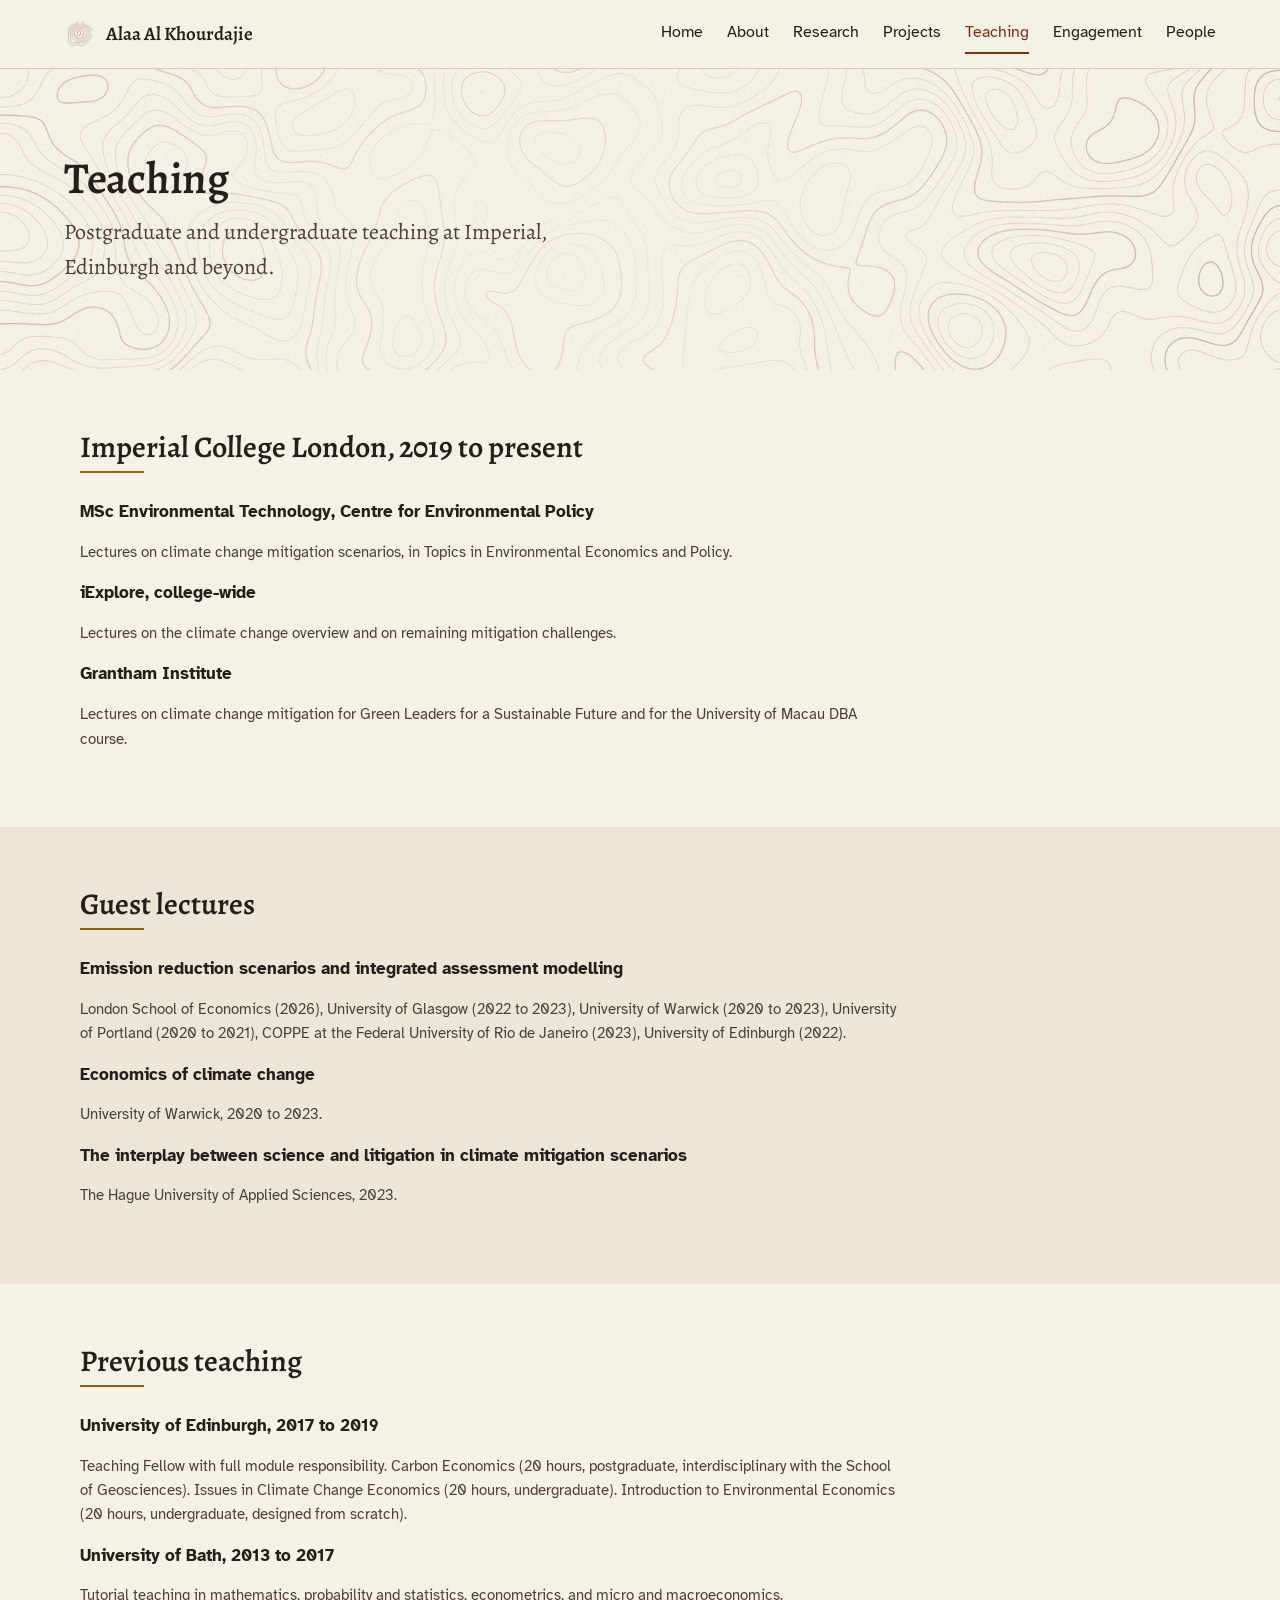
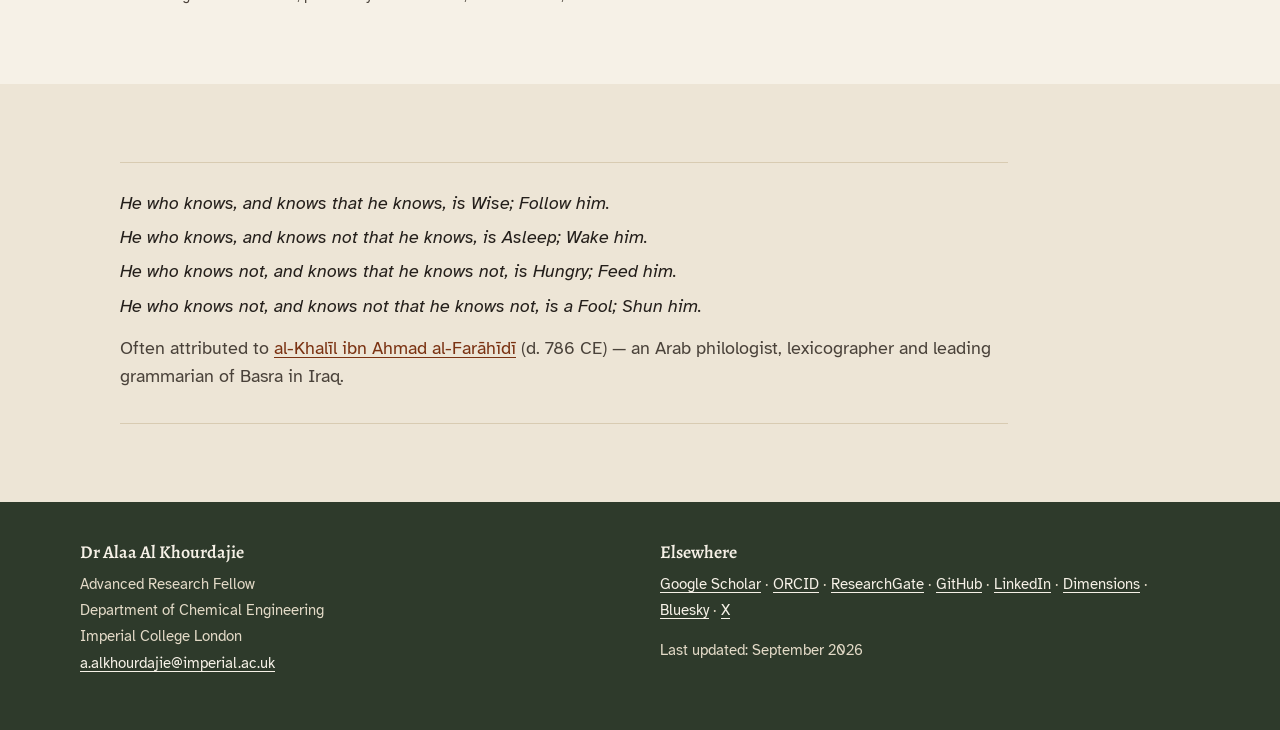
<file: teaching.html>
<!doctype html>
<html lang="en-GB">
<head>
<meta charset="utf-8">
<meta name="viewport" content="width=device-width, initial-scale=1">
<title>Teaching | Alaa Al Khourdajie</title>
<meta name="description" content="Teaching and guest lectures by Alaa Al Khourdajie at Imperial College London, the University of Edinburgh and elsewhere.">
<link rel="canonical" href="https://alkhourdajie.github.io/teaching.html">
<meta property="og:title" content="Teaching | Alaa Al Khourdajie">
<meta property="og:description" content="Teaching and guest lectures by Alaa Al Khourdajie at Imperial College London, the University of Edinburgh and elsewhere.">
<meta property="og:type" content="website">
<meta property="og:url" content="https://alkhourdajie.github.io/teaching.html">
<link rel="icon" href="assets/favicon.png">
<link rel="preconnect" href="https://fonts.googleapis.com">
<link rel="preconnect" href="https://fonts.gstatic.com" crossorigin>
<link rel="stylesheet" href="https://fonts.googleapis.com/css2?family=Alegreya:ital,wght@0,400;0,600;1,400&family=Atkinson+Hyperlegible:ital,wght@0,400;0,700;1,400&display=swap">
<link rel="stylesheet" href="styles.css">
</head>
<body>
<a class="skip-link" href="#main">Skip to content</a>
<nav class="site-nav" aria-label="Main">
  <a class="site-nav__brand" href="index.html">
    <img src="assets/mark.png" alt="" width="30" height="30">
    <span>Alaa Al Khourdajie</span>
  </a>
  <div class="site-nav__links">
      <a href="index.html">Home</a>
      <a href="about.html">About</a>
      <a href="research.html">Research</a>
      <a href="projects.html">Projects</a>
      <a href="teaching.html" aria-current="page">Teaching</a>
      <a href="engagement.html">Engagement</a>
      <a href="people.html">People</a>
  </div>
</nav>
<main id="main">
  <header class="banner">
    <h1>Teaching</h1>
    <p>Postgraduate and undergraduate teaching at Imperial, Edinburgh and beyond.</p>
  </header>
  <section class="section section--1">
    <div class="inner">
      <h2>Imperial College London, 2019 to present</h2>
      <span class="rule-short"></span>
      <div class="rows">
        <div>
          <p class="row__title"><strong>MSc Environmental Technology, Centre for Environmental Policy</strong></p>
          <p class="meta">Lectures on climate change mitigation scenarios, in Topics in Environmental Economics and Policy.</p>
        </div>
        <div>
          <p class="row__title"><strong>iExplore, college-wide</strong></p>
          <p class="meta">Lectures on the climate change overview and on remaining mitigation challenges.</p>
        </div>
        <div>
          <p class="row__title"><strong>Grantham Institute</strong></p>
          <p class="meta">Lectures on climate change mitigation for Green Leaders for a Sustainable Future and for the University of Macau DBA course.</p>
        </div>
      </div>
    </div>
  </section>
  <section class="section section--2">
    <div class="inner">
      <h2>Guest lectures</h2>
      <span class="rule-short"></span>
      <div class="rows">
        <div>
          <p class="row__title"><strong>Emission reduction scenarios and integrated assessment modelling</strong></p>
          <p class="meta">London School of Economics (2026), University of Glasgow (2022 to 2023), University of Warwick (2020 to 2023), University of Portland (2020 to 2021), COPPE at the Federal University of Rio de Janeiro (2023), University of Edinburgh (2022).</p>
        </div>
        <div>
          <p class="row__title"><strong>Economics of climate change</strong></p>
          <p class="meta">University of Warwick, 2020 to 2023.</p>
        </div>
        <div>
          <p class="row__title"><strong>The interplay between science and litigation in climate mitigation scenarios</strong></p>
          <p class="meta">The Hague University of Applied Sciences, 2023.</p>
        </div>
      </div>
    </div>
  </section>
  <section class="section section--1">
    <div class="inner">
      <h2>Previous teaching</h2>
      <span class="rule-short"></span>
      <div class="rows">
        <div>
          <p class="row__title"><strong>University of Edinburgh, 2017 to 2019</strong></p>
          <p class="meta">Teaching Fellow with full module responsibility. Carbon Economics (20 hours, postgraduate, interdisciplinary with the School of Geosciences). Issues in Climate Change Economics (20 hours, undergraduate). Introduction to Environmental Economics (20 hours, undergraduate, designed from scratch).</p>
        </div>
        <div>
          <p class="row__title"><strong>University of Bath, 2013 to 2017</strong></p>
          <p class="meta">Tutorial teaching in mathematics, probability and statistics, econometrics, and micro and macroeconomics.</p>
        </div>
      </div>
    </div>
  </section>
  <section class="section section--2">
    <div class="inner">
      <blockquote class="quote">
        <p>He who knows, and knows that he knows, is Wise; Follow him.</p>
        <p>He who knows, and knows not that he knows, is Asleep; Wake him.</p>
        <p>He who knows not, and knows that he knows not, is Hungry; Feed him.</p>
        <p>He who knows not, and knows not that he knows not, is a Fool; Shun him.</p>
        <p class="meta">Often attributed to <a href="https://en.wikipedia.org/wiki/Al-Khalil_ibn_Ahmad_al-Farahidi" target="_blank" rel="noopener">al-Khalīl ibn Ahmad al-Farāhīdī</a> (d. 786 CE) — an Arab philologist, lexicographer and leading grammarian of Basra in Iraq.</p>
      </blockquote>
    </div>
  </section>
</main>
  <footer class="site-footer">
    <div class="inner">
      <div>
        <h2>Dr Alaa Al Khourdajie</h2>
        <p>Advanced Research Fellow<br>Department of Chemical Engineering<br>Imperial College London<br>
        <a href="mailto:a.alkhourdajie@imperial.ac.uk">a.alkhourdajie@imperial.ac.uk</a></p>
      </div>
      <div>
        <h2>Elsewhere</h2>
        <p><a href="https://scholar.google.co.uk/citations?user=NeUIQeAAAAAJ">Google Scholar</a> &middot;
        <a href="https://orcid.org/0000-0003-1376-7529">ORCID</a> &middot;
        <a href="https://www.researchgate.net/profile/Alaa_Al_Khourdajie">ResearchGate</a> &middot;
        <a href="https://github.com/AlKhourdajie">GitHub</a> &middot;
        <a href="https://www.linkedin.com/in/alaakh">LinkedIn</a> &middot;
        <a href="https://app.dimensions.ai/details/entities/publication/author/ur.014756040475.74">Dimensions</a> &middot;
        <a href="https://bsky.app/profile/dralaaclimate.bsky.social">Bluesky</a> &middot;
        <a href="https://twitter.com/DrAlaaClimate">X</a></p>
        <p>Last updated: September 2026</p>
      </div>
    </div>
  </footer>
</body>
</html>
</file>
<file: styles.css>
/* Field notebook — Alaa Al Khourdajie
   One stylesheet for the whole site. Tokens first, then layout, then components. */

:root {
  --parchment: #F6F1E7;
  --linen:     #EDE5D6;
  --moss:      #2E3A2B;
  --ink:       #241F1B;
  --ink-muted: #4A423A;
  --rust:      #7A3212;
  --rust-dark: #5E2510;
  --ochre:     #8A6212;
  --rule:      #D8CBB2;
  --moss-text: #F6F1E7;
  --moss-small:#E3DAC7;

  --serif: 'Alegreya', 'Lora', Georgia, 'Times New Roman', serif;
  --sans:  'Atkinson Hyperlegible', 'Source Sans 3', system-ui, -apple-system, 'Segoe UI', sans-serif;

  --measure: 70ch;
  --wide: 1120px;
  --gutter: clamp(20px, 5vw, 120px);
  --section-y: clamp(36px, 6vw, 60px);
}

*, *::before, *::after { box-sizing: border-box; }

html { -webkit-text-size-adjust: 100%; }

body {
  margin: 0;
  background: var(--parchment);
  color: var(--ink);
  font-family: var(--sans);
  font-size: 18px;
  line-height: 1.62;
}

h1, h2, h3 { font-family: var(--serif); font-weight: 600; line-height: 1.18; margin: 0; }
h1 { font-size: clamp(32px, 6vw, 44px); letter-spacing: -0.3px; }
h2 { font-size: clamp(25px, 4vw, 30px); }
h3 { font-size: clamp(19px, 2.4vw, 22px); }

p { margin: 0 0 14px; max-width: var(--measure); overflow-wrap: break-word; }
h1, h2, h3 { overflow-wrap: break-word; }

a { color: var(--rust); text-underline-offset: 3px; overflow-wrap: anywhere; }
a:hover { color: var(--rust-dark); }
a:focus-visible, button:focus-visible { outline: 3px solid var(--rust); outline-offset: 3px; }

img { max-width: 100%; height: auto; }

.skip-link {
  position: absolute; left: -9999px; top: 0; background: var(--rust); color: var(--parchment);
  padding: 12px 18px; z-index: 10;
}
.skip-link:focus { left: 0; }

/* ---------- navigation ---------- */
.site-nav {
  display: flex; flex-wrap: wrap; align-items: center; justify-content: space-between;
  gap: 14px 28px; padding: 14px var(--gutter);
  background: var(--parchment); border-bottom: 1px solid var(--rule);
}
.site-nav__brand { display: flex; align-items: center; gap: 12px; font-family: var(--serif);
  font-weight: 600; font-size: 19px; color: var(--ink); text-decoration: none; }
.site-nav__brand img { width: 30px; height: 30px; }
.site-nav__links { display: flex; flex-wrap: wrap; gap: 8px 24px; }
.site-nav__links a {
  font-size: 16px; color: var(--ink); text-decoration: none;
  padding: 6px 0; border-bottom: 2px solid transparent;
}
.site-nav__links a:hover { border-bottom-color: var(--rule); }
.site-nav__links a[aria-current="page"] { color: var(--rust); border-bottom-color: var(--rust); }

/* ---------- header banner ---------- */
.banner {
  background-image: url("assets/banner.jpg");
  background-size: cover; background-position: center;
  padding: clamp(40px, 8vw, 84px) var(--gutter);
}
.banner--tall { padding-block: clamp(56px, 11vw, 120px); }
.banner p { font-family: var(--serif); font-size: clamp(18px, 2.6vw, 22px);
  color: var(--ink-muted); margin: 10px 0 0; max-width: 46ch; }

/* ---------- sections ---------- */
.section { padding: var(--section-y) var(--gutter); }
.section--1 { background: var(--parchment); }
.section--2 { background: var(--linen); }
.section--3 { background: var(--moss); color: var(--moss-text); }
.section--3 h2, .section--3 p { color: var(--moss-text); }
.section > .inner { max-width: var(--wide); margin: 0 auto; }

.section h2 + .rule-short { display: block; width: 64px; height: 2px;
  background: var(--ochre); margin: 6px 0 26px; }

.lede { font-size: clamp(18px, 2.4vw, 20px); max-width: 62ch; }
.meta { font-size: 15px; color: var(--ink-muted); max-width: 82ch; margin: 0 0 4px; }
.section--3 .meta { color: var(--moss-small); }
.eyebrow { font-size: 15px; letter-spacing: 1.2px; text-transform: uppercase;
  color: var(--ink-muted); margin: 0 0 12px; }

/* ---------- buttons ---------- */
.buttons { display: flex; flex-wrap: wrap; gap: 14px; margin-top: 24px; }
.btn {
  display: inline-block; padding: 11px 22px; border-radius: 3px;
  font-weight: 700; font-size: 16px; text-decoration: none;
  background: var(--rust); color: var(--parchment); border: 1.5px solid var(--rust);
}
.btn:hover { background: var(--rust-dark); border-color: var(--rust-dark); color: var(--parchment); }
.btn--outline { background: transparent; color: var(--ink); border-color: var(--ink); }
.btn--outline:hover { background: var(--ink); color: var(--parchment); }
.section--3 .btn { background: var(--parchment); color: var(--ink); border-color: var(--parchment); }
.section--3 .btn:hover { background: var(--moss-small); color: var(--ink); }

/* ---------- layout helpers ---------- */
.split { display: flex; flex-wrap: wrap; gap: clamp(24px, 4vw, 44px); align-items: flex-start; }
.split > .split__text { flex: 1 1 380px; }
.split > .split__aside { flex: 0 1 280px; }
.split img { border: 1px solid var(--rule); }

.grid { display: grid; gap: 26px; grid-template-columns: 1fr; }
@media (min-width: 720px) { .grid { grid-template-columns: repeat(2, minmax(0, 1fr)); } }
.cols-3 { display: grid; gap: 36px; grid-template-columns: repeat(auto-fit, minmax(240px, 1fr)); }
.cols-2 { display: grid; gap: 40px; grid-template-columns: repeat(auto-fit, minmax(260px, 1fr)); }

/* ---------- cards ---------- */
.card {
  background: rgba(255,255,255,0.45); border: 1px solid var(--rule);
  border-top: 3px solid var(--ochre); padding: 22px 24px;
}
.section--2 .card { background: var(--parchment); }
.card h3 { margin-bottom: 8px; }
.card p { font-size: 16.5px; }
.card .card__link { font-weight: 700; font-size: 16px; }

/* ---------- entries and lists ---------- */
.entry { margin-bottom: 18px; max-width: 82ch; }
.entry p { margin: 0; font-size: 16.5px; max-width: none; }
.entry .meta { margin-top: 2px; }
.rows > div { margin-bottom: 16px; }
.rows--cols { display: grid; gap: 4px 36px; grid-template-columns: repeat(auto-fit, minmax(250px, 1fr)); align-items: start; }
.rows .row__title { font-size: 16.5px; font-weight: 700; }

/* ---------- collapsible years ---------- */
details.year {
  border: 1px solid var(--rule); background: rgba(255,255,255,0.45);
  margin-bottom: 12px; max-width: 88ch;
}
details.year > summary {
  cursor: pointer; padding: 13px 20px; font-family: var(--serif);
  font-size: 20px; font-weight: 600; list-style: none;
  display: flex; justify-content: space-between; align-items: center;
}
details.year > summary::-webkit-details-marker { display: none; }
details.year > summary::after { content: "+"; color: var(--rust); font-size: 20px; }
details.year[open] > summary::after { content: "\2013"; }
details.year > .year__body { padding: 4px 20px 12px; border-top: 1px solid var(--rule); }

/* ---------- quote ---------- */
.quote { border-top: 1px solid var(--rule); border-bottom: 1px solid var(--rule);
  padding: 26px 0; max-width: 74ch; }
.quote p { font-style: italic; font-size: 17.5px; margin-bottom: 6px; }
.quote p.meta { font-style: normal; margin-top: 14px; }

/* ---------- video ---------- */
.video { position: relative; width: 100%; max-width: 620px; aspect-ratio: 16 / 9; }
.video iframe { position: absolute; inset: 0; width: 100%; height: 100%; border: 0; }

/* ---------- footer ---------- */
.site-footer { background: var(--moss); color: var(--moss-text); padding: 40px var(--gutter); }
.site-footer .inner { max-width: var(--wide); margin: 0 auto;
  display: grid; gap: 40px; grid-template-columns: repeat(auto-fit, minmax(260px, 1fr)); }
.site-footer h2 { font-size: 18px; margin-bottom: 8px; }
.site-footer p, .site-footer li { font-size: 15px; color: var(--moss-small); line-height: 1.75; }
.site-footer a { color: var(--moss-text); }
.site-footer a:hover { color: var(--moss-small); }
.site-footer ul { list-style: none; margin: 0; padding: 0; }

@media print {
  .site-nav, .skip-link { display: none; }
  body { background: #fff; }
}
</file>
